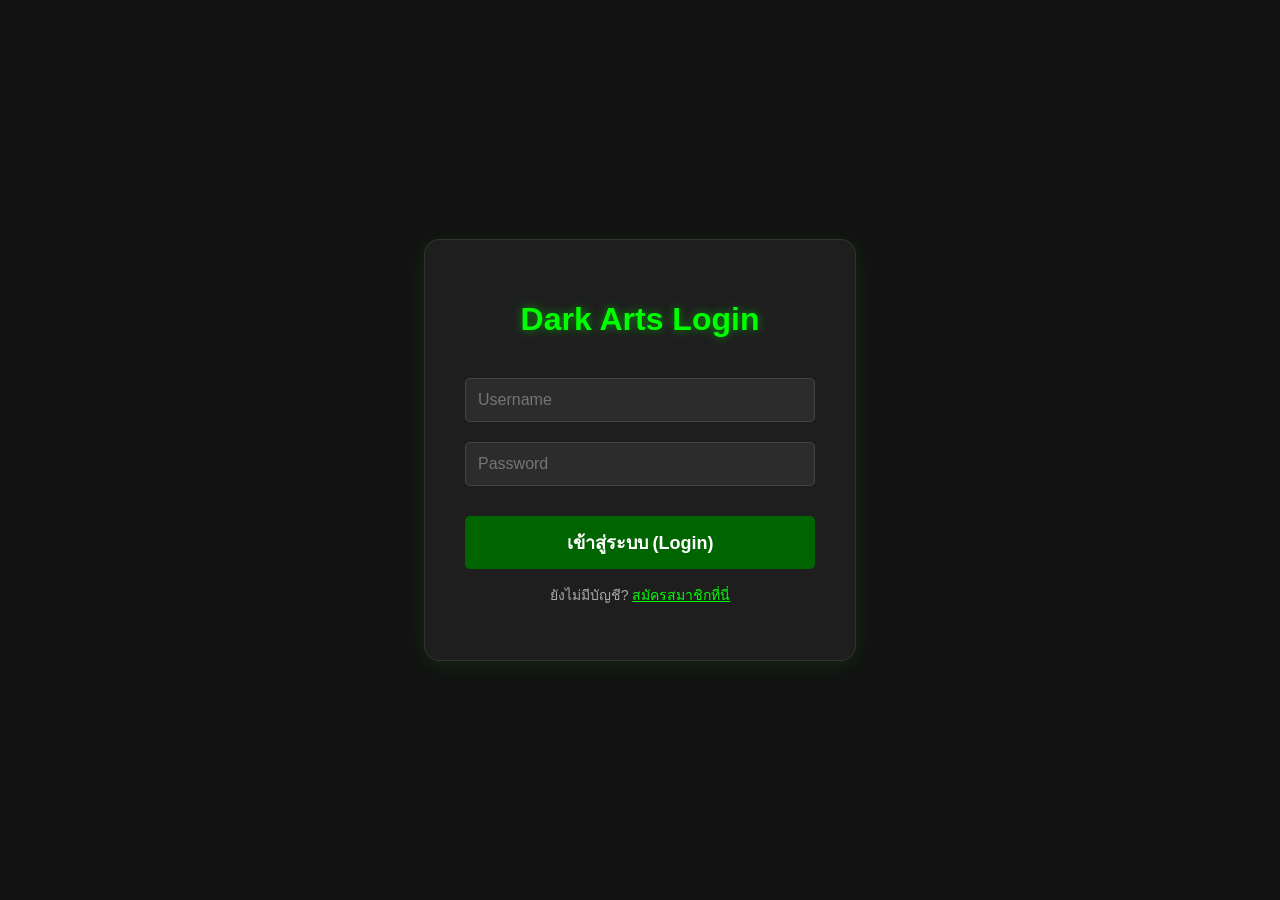
<file: POP_Voldemort/public/login.html>
<!DOCTYPE html>
<html lang="en">
<head>
    <meta charset="UTF-8">
    <meta name="viewport" content="width=device-width, initial-scale=1.0">
    <title>Login - Pop Voldemort</title>
    <link rel="stylesheet" href="css/login.css">
</head>
<body>

    <div class="login-container">
        <h1>Dark Arts Login</h1>
        
        <div id="login-form">
            <input type="text" id="login-user" placeholder="Username" required>
            <input type="password" id="login-pass" placeholder="Password" required>
            <button id="loginBtn">เข้าสู่ระบบ (Login)</button>
            
            <p class="switch-text">
                ยังไม่มีบัญชี? <span id="to-register">สมัครสมาชิกที่นี่</span>
            </p>
        </div>

        <div id="register-form" class="hidden">
            <input type="text" id="reg-user" placeholder="New Username" required>
            <input type="password" id="reg-pass" placeholder="New Password" required>
            <button id="regBtn" class="secondary">สมัครสมาชิก (Register)</button>
            
            <p class="switch-text">
                มีบัญชีแล้ว? <span id="to-login">กลับไปหน้า Login</span>
            </p>
        </div>
    </div>

    <script src="js/login.js"></script>
</body>
</html>
</file>
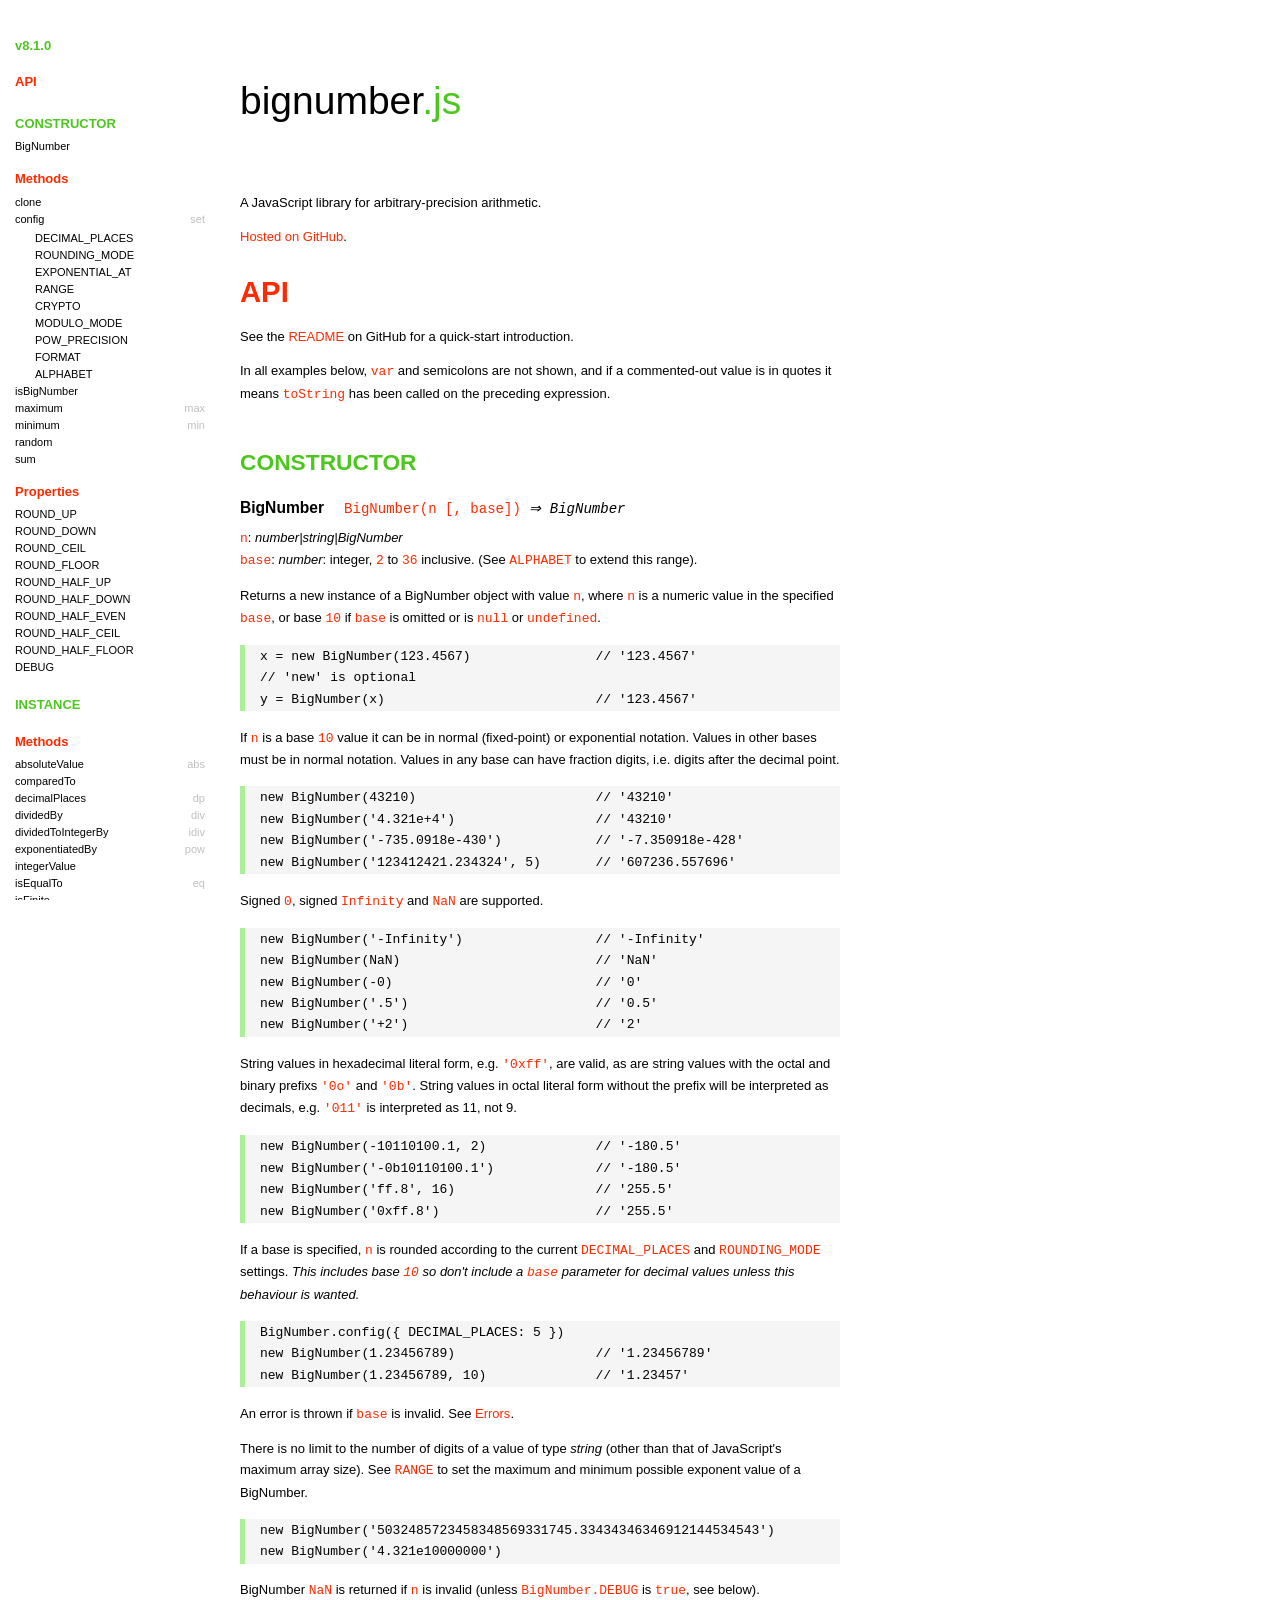
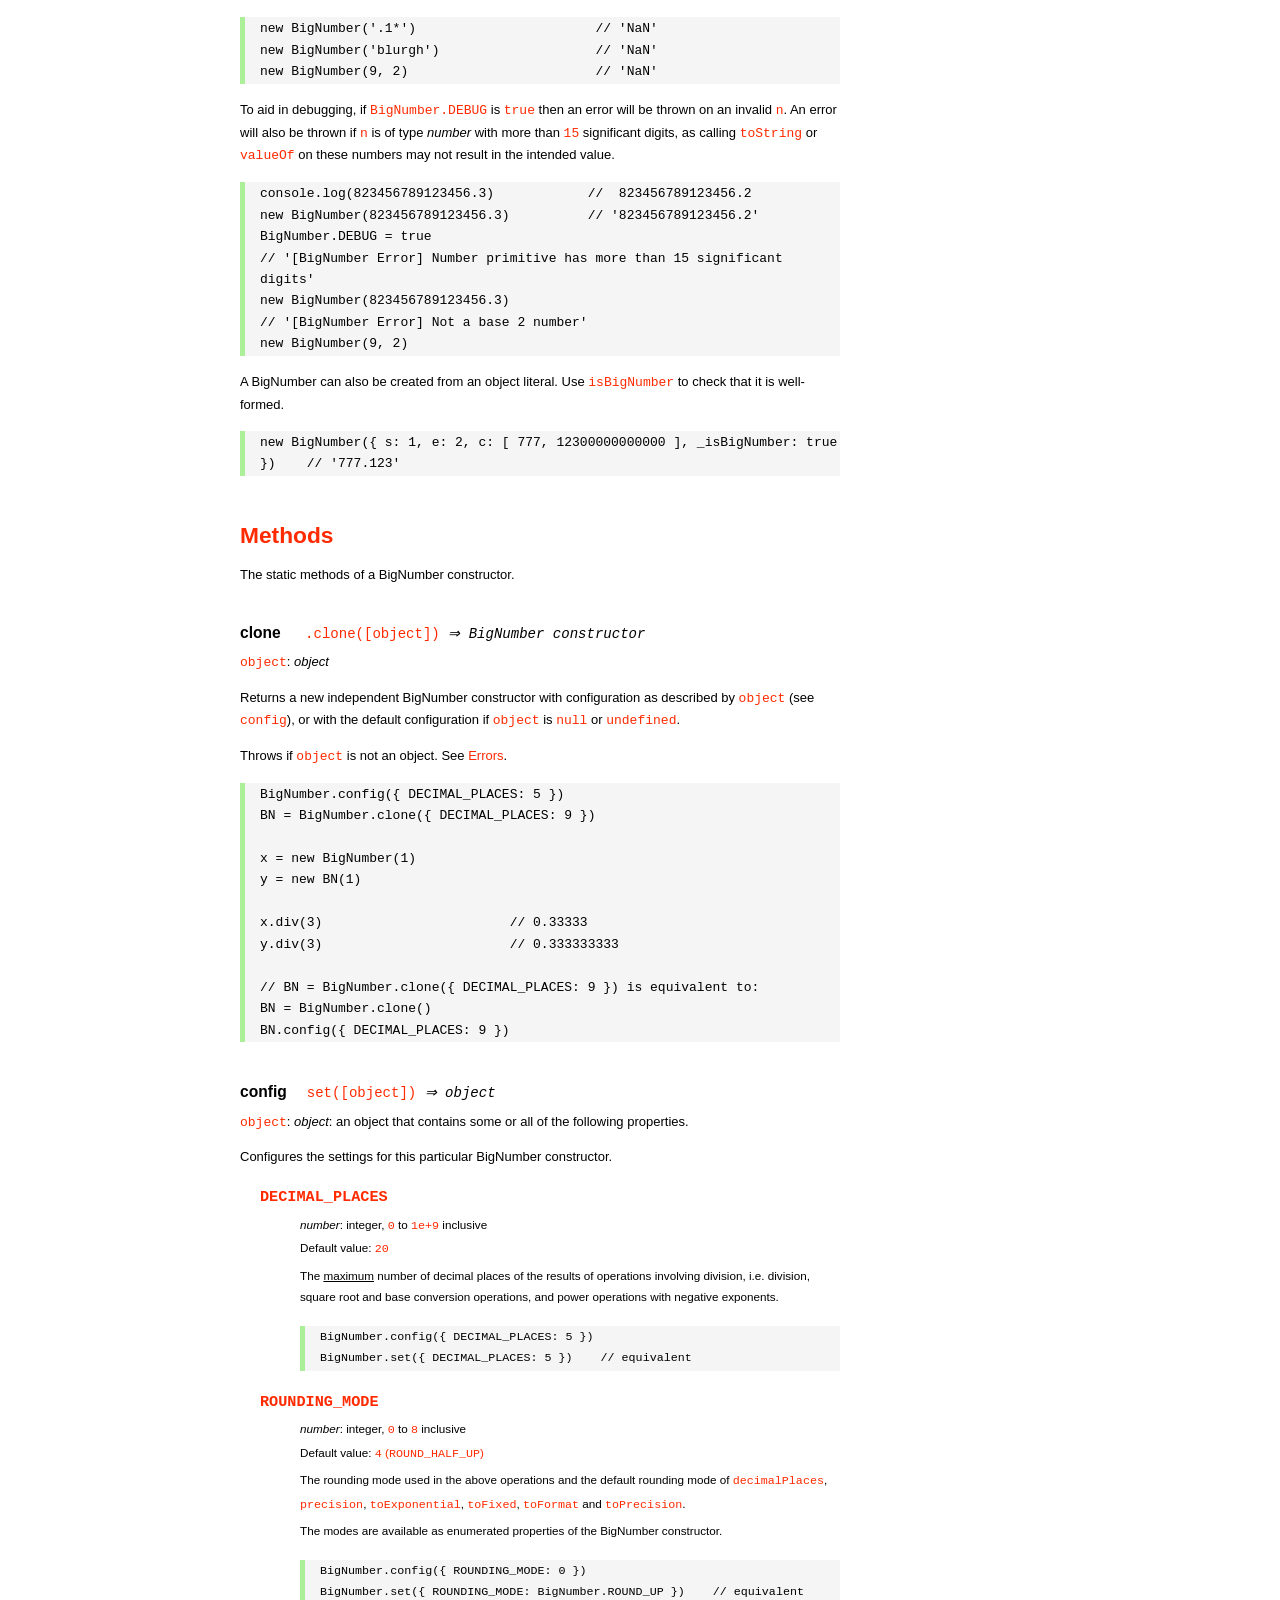
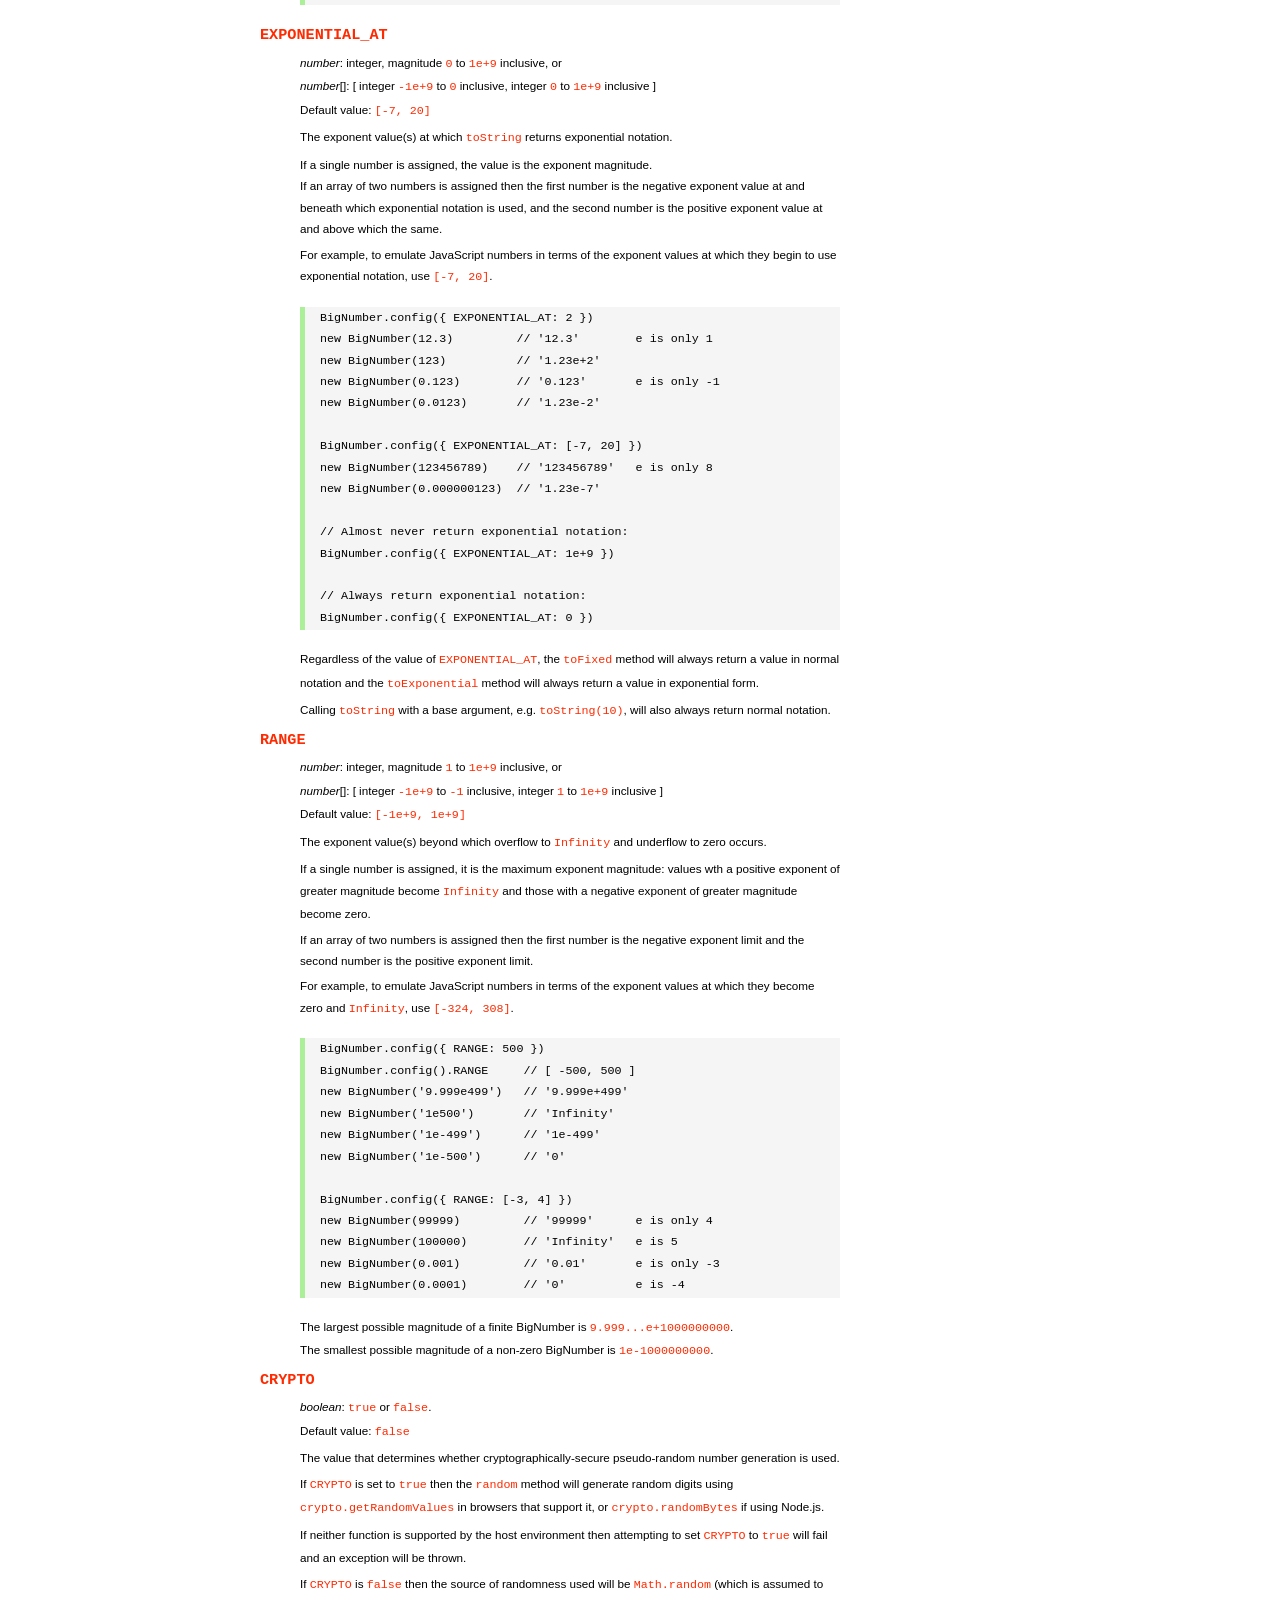
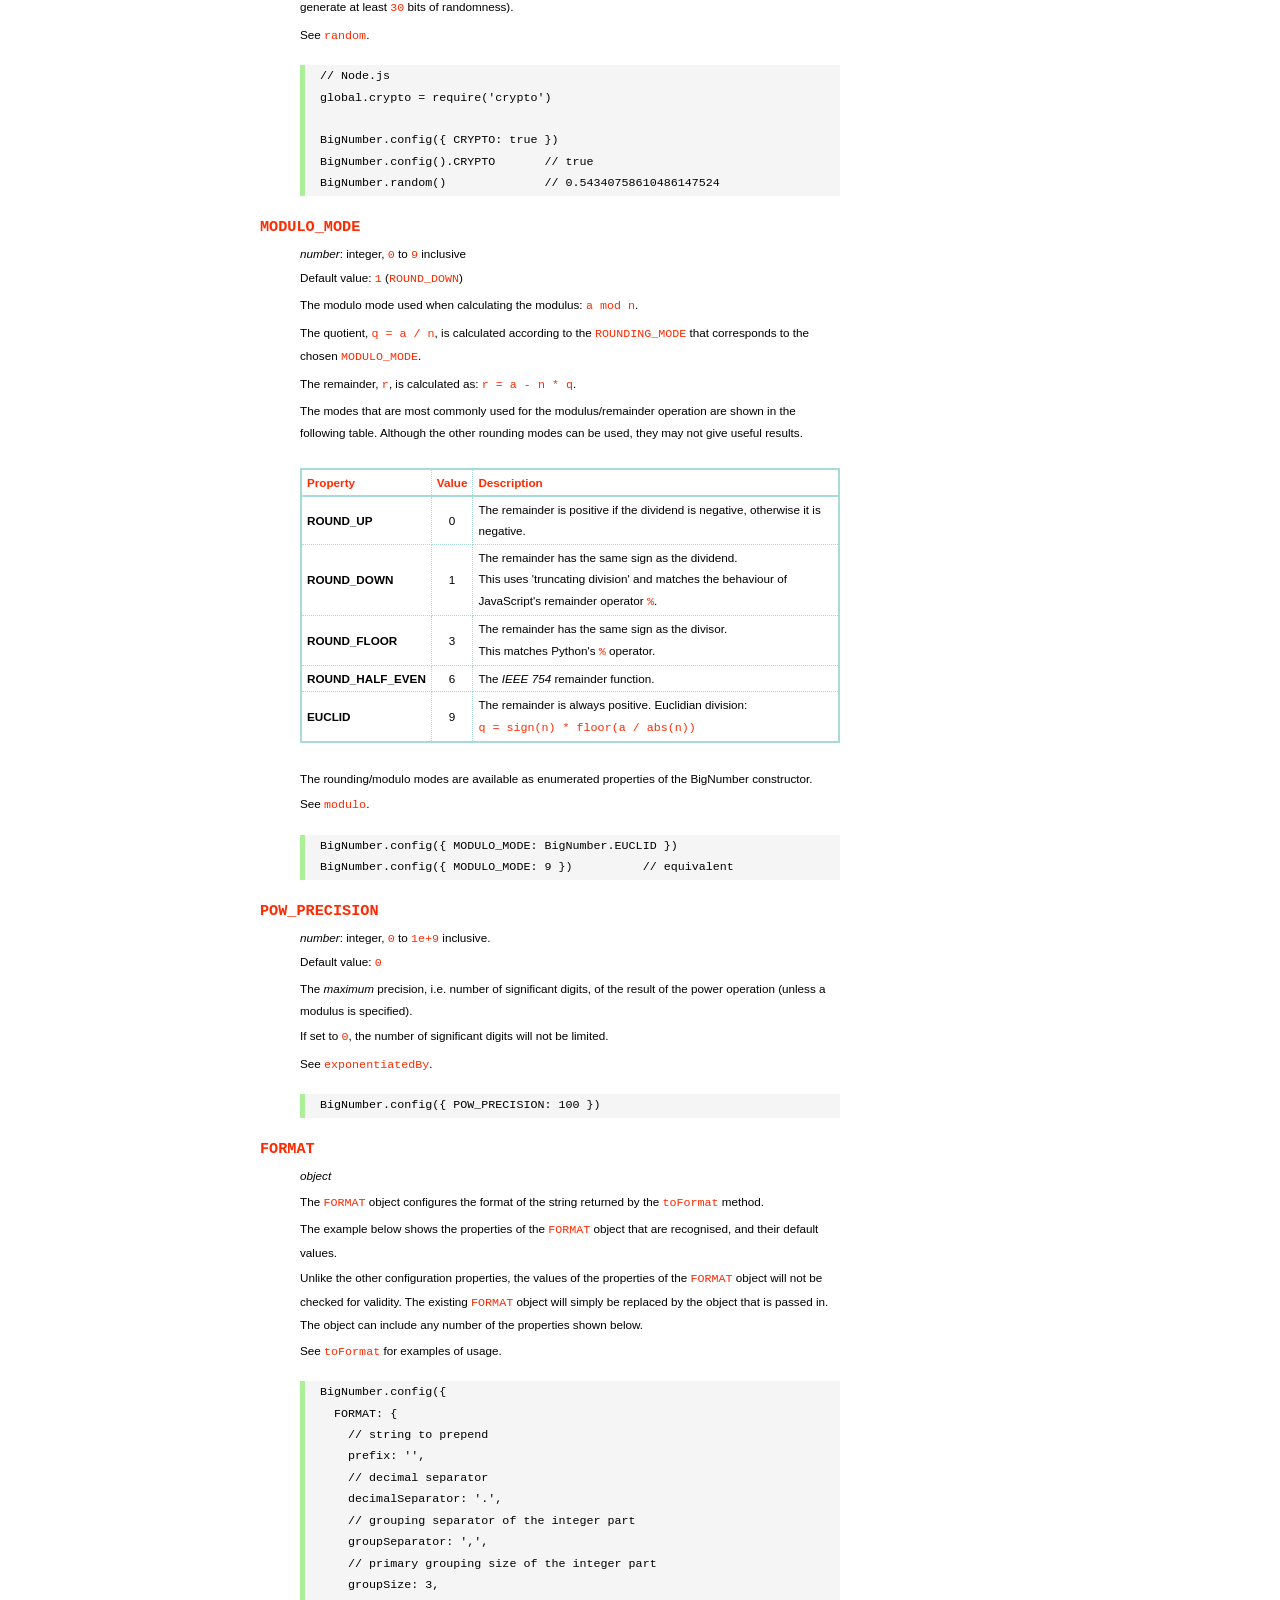
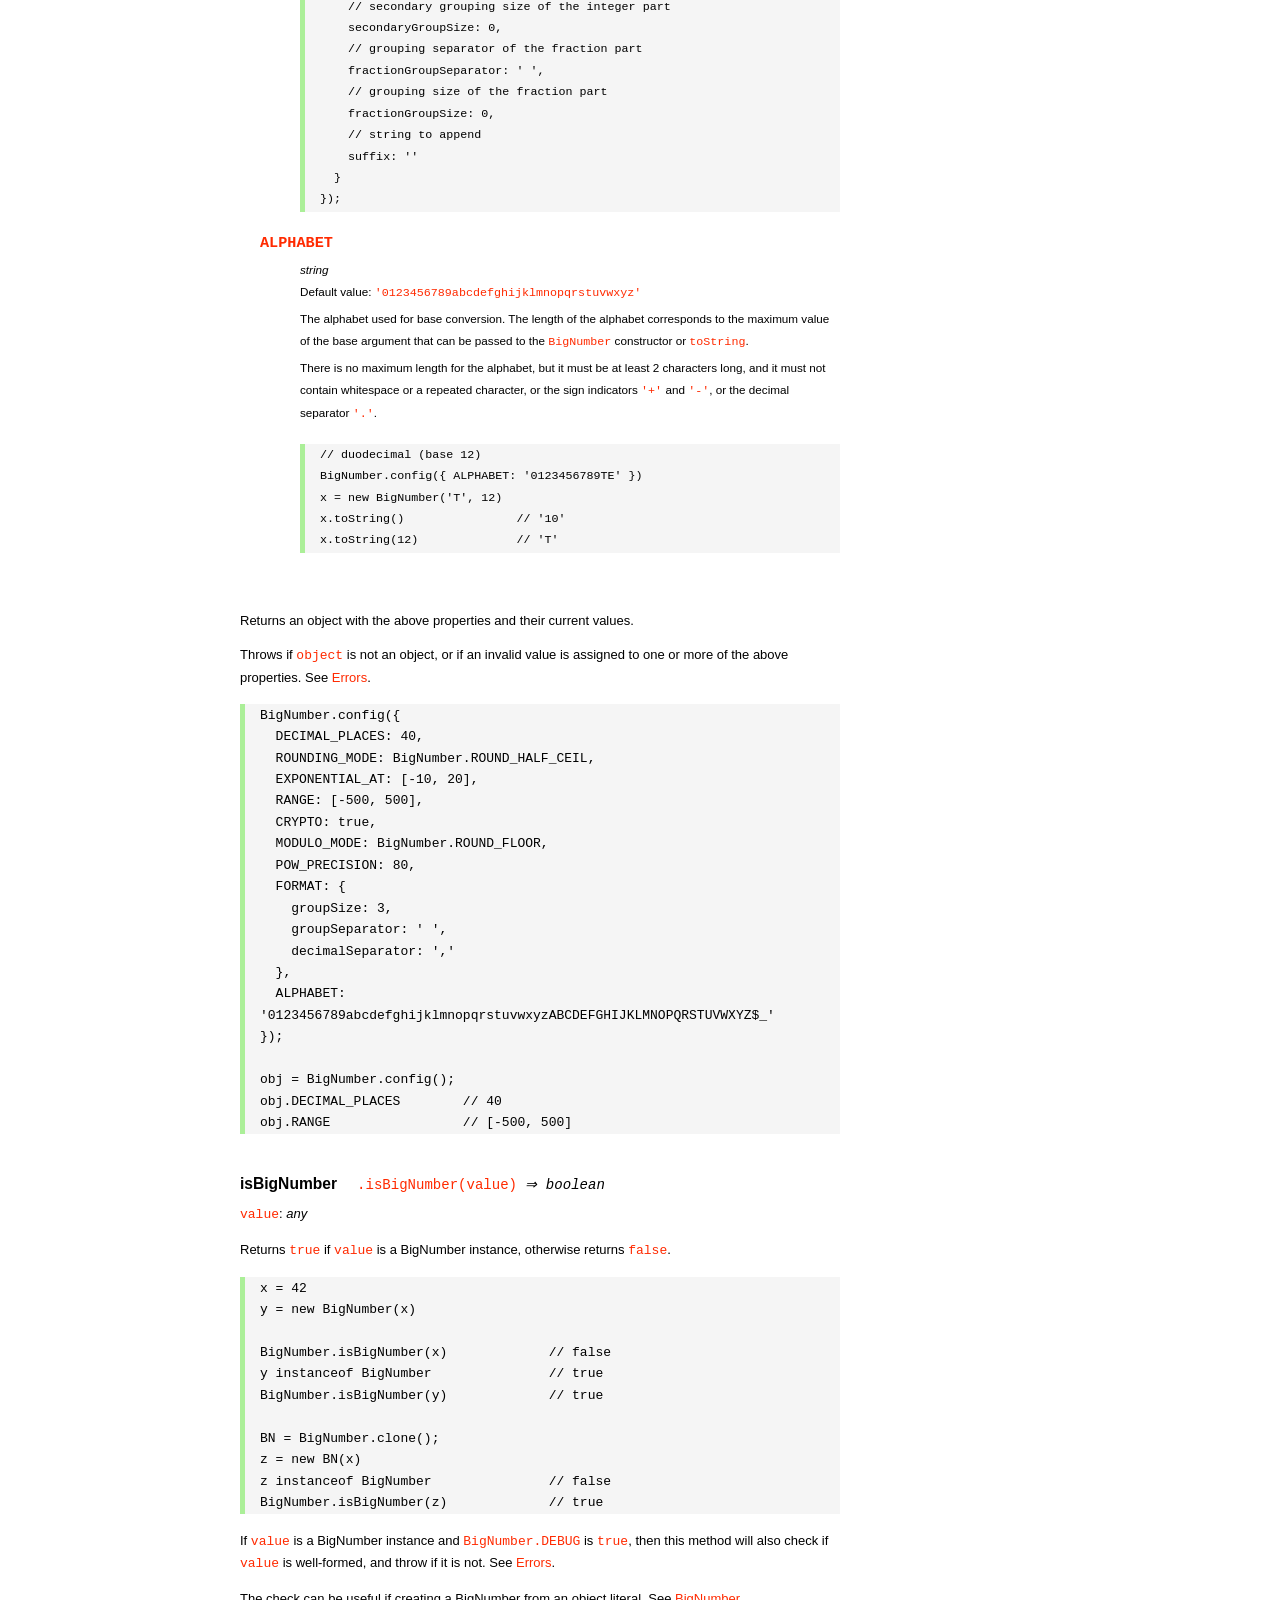
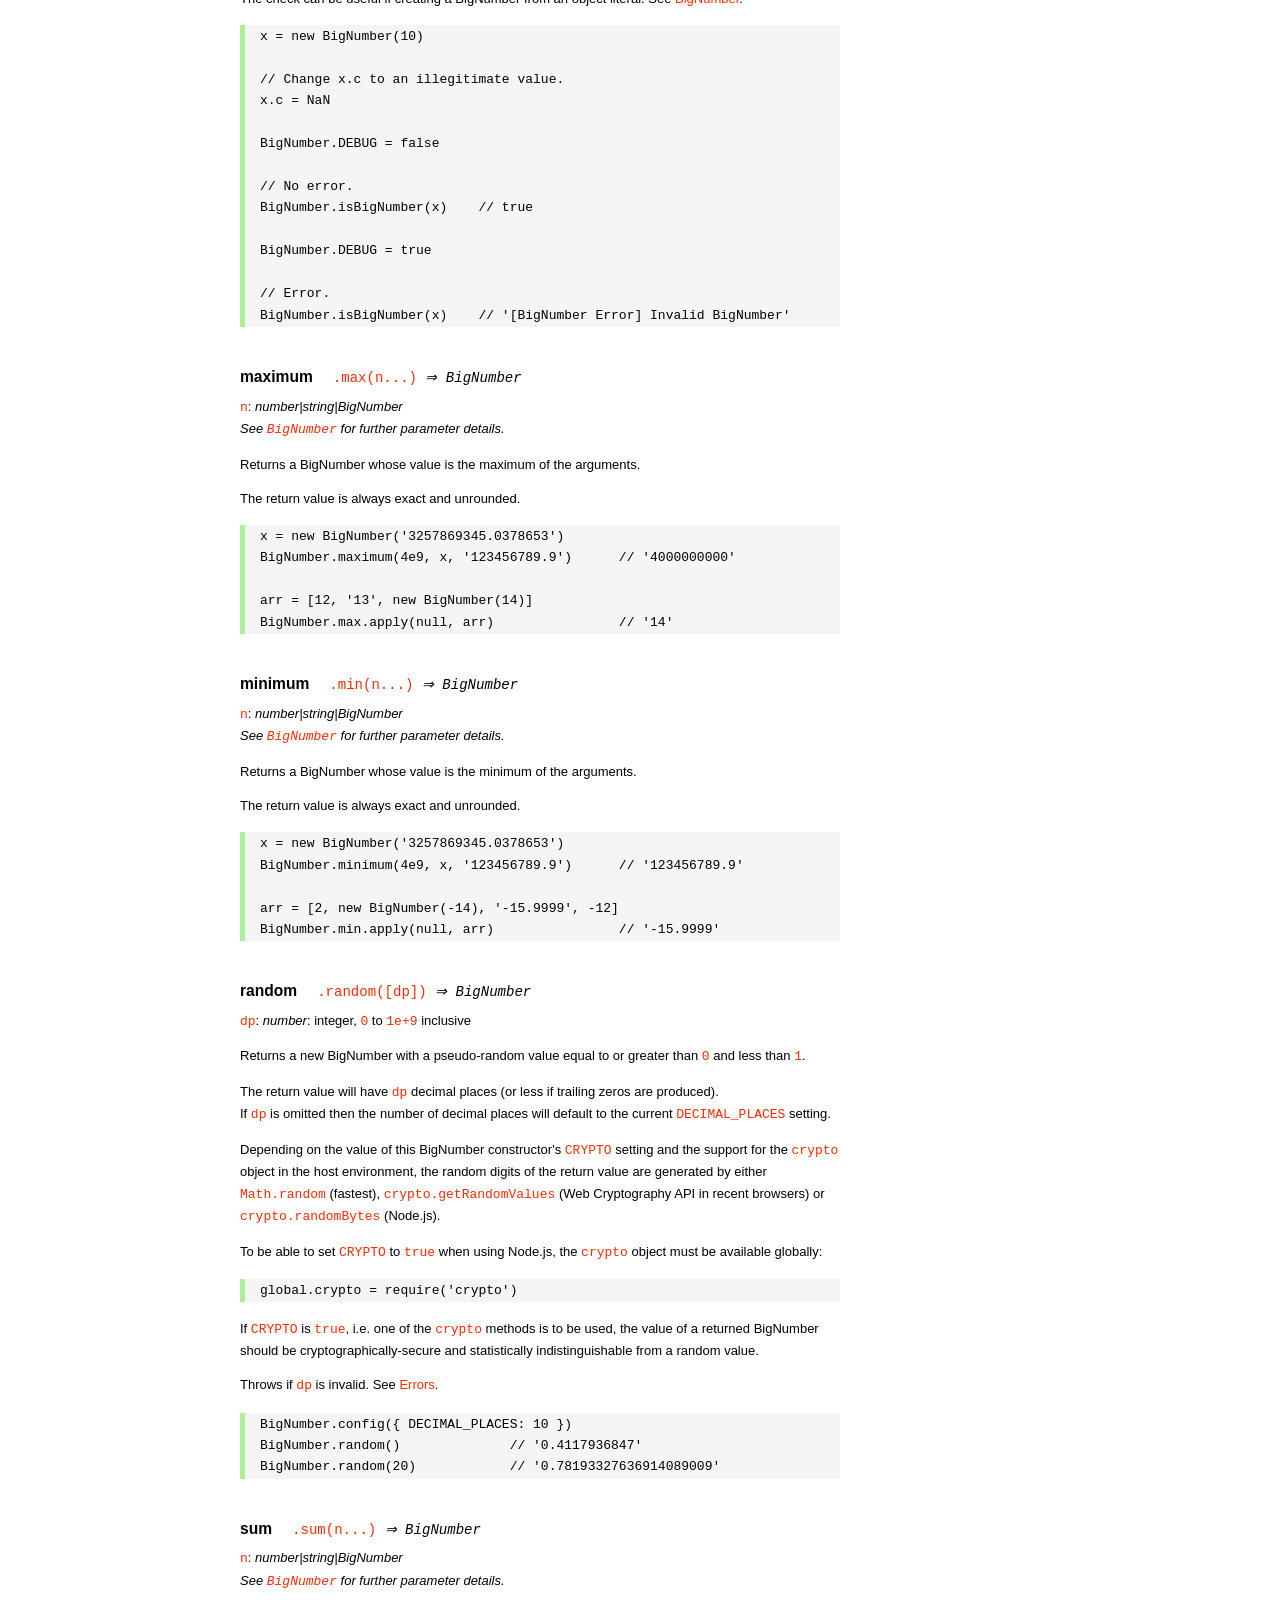
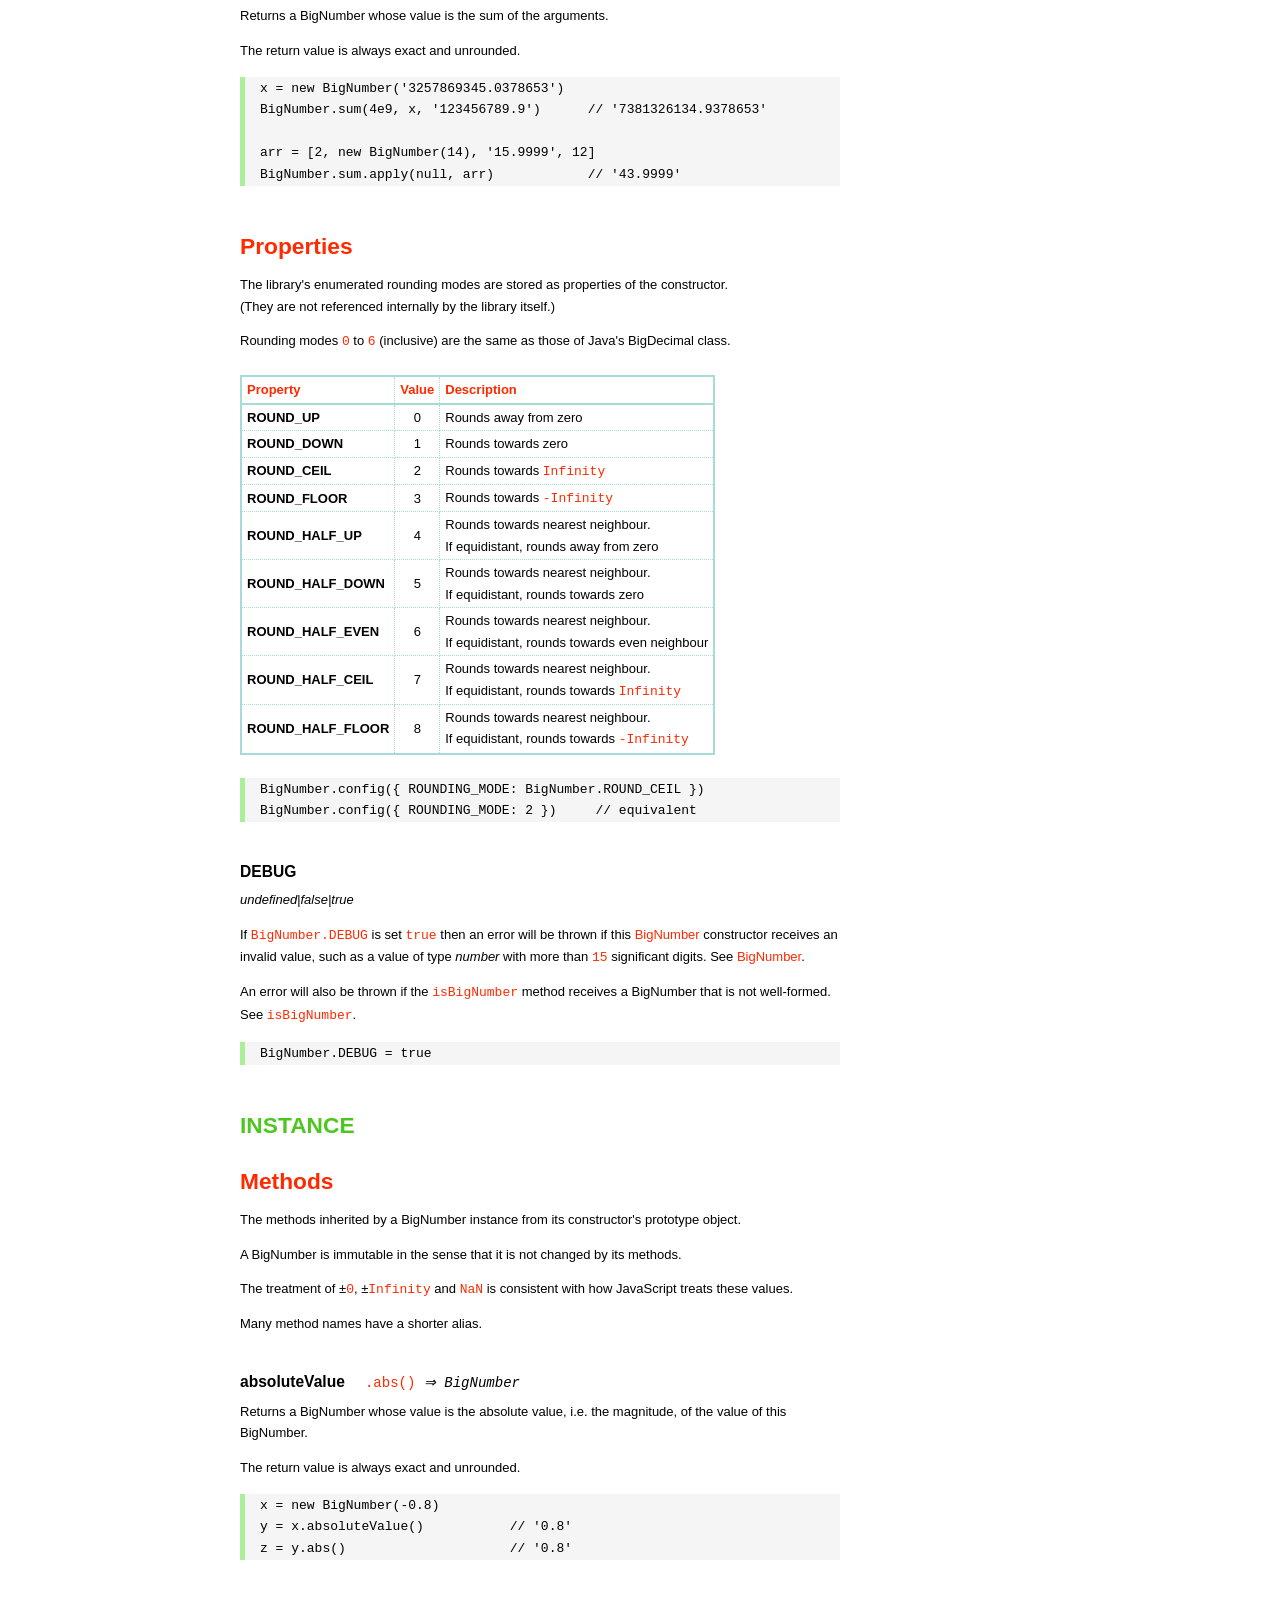
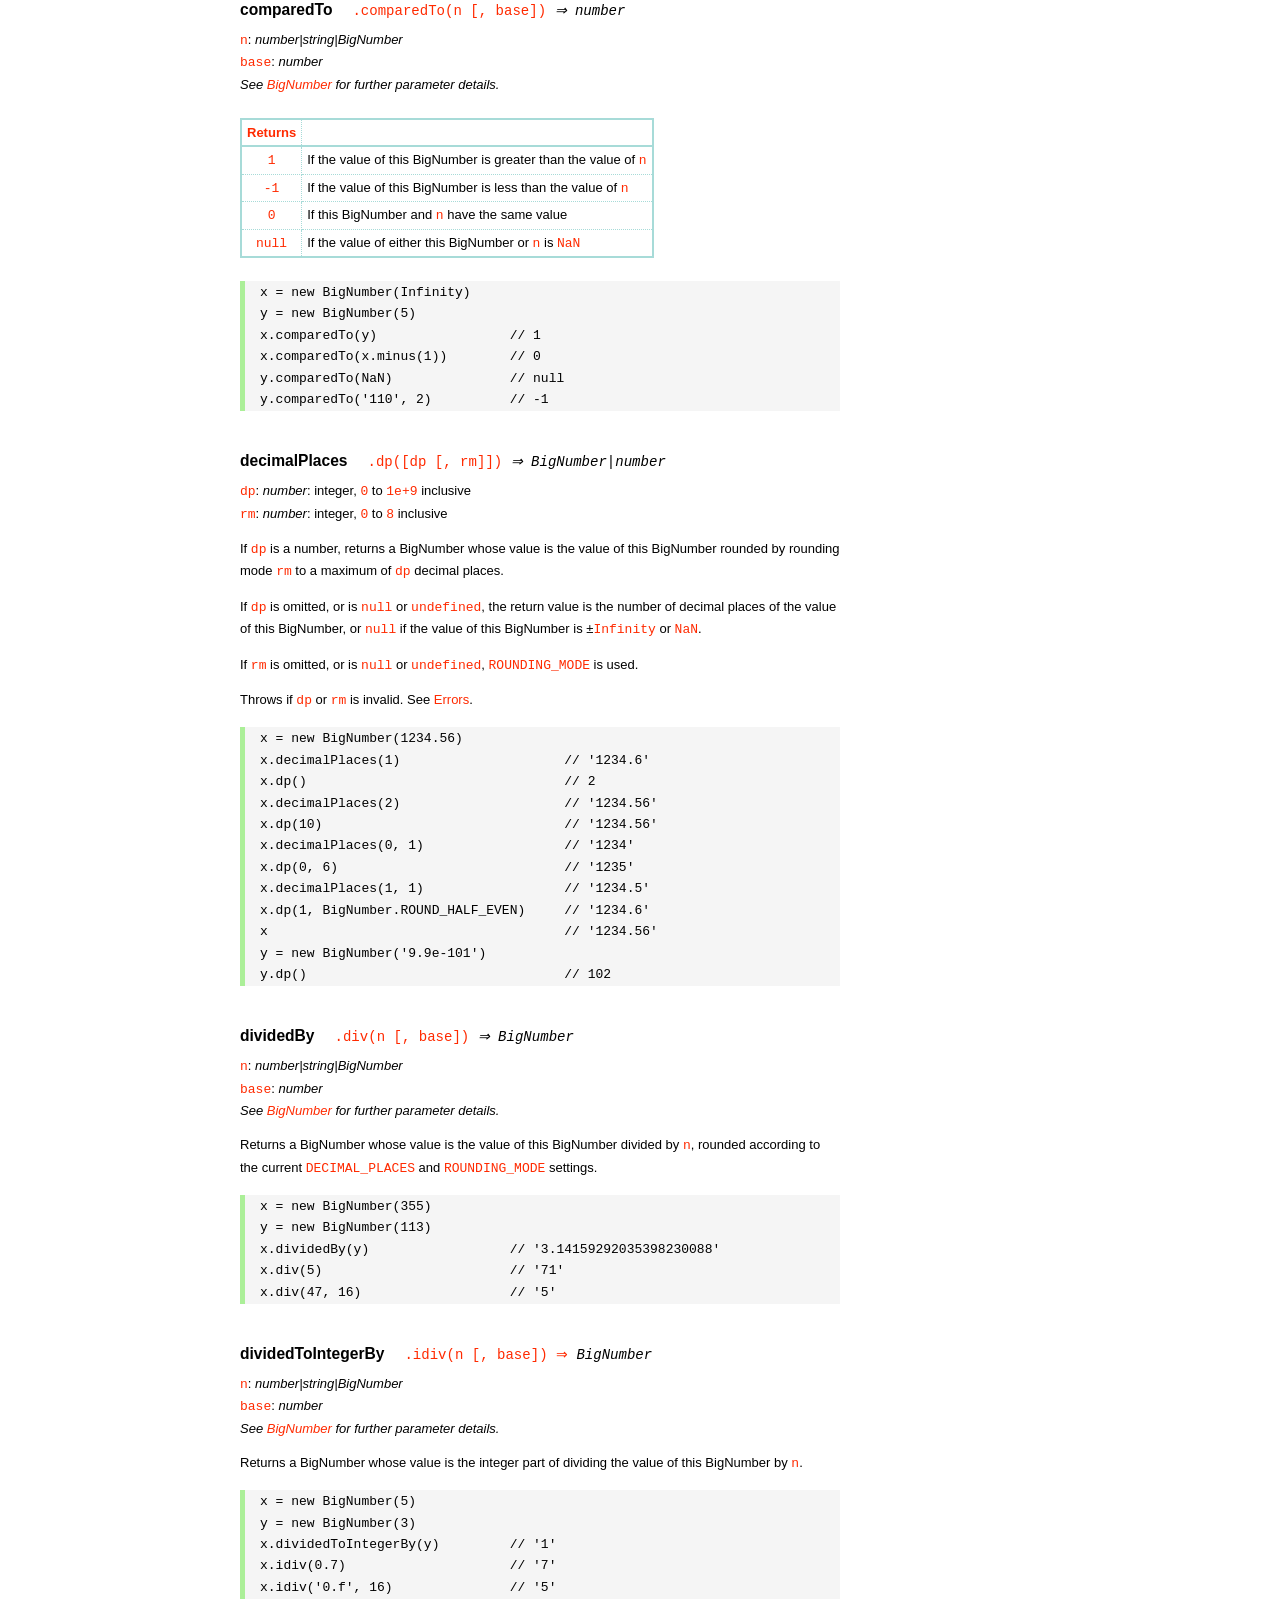
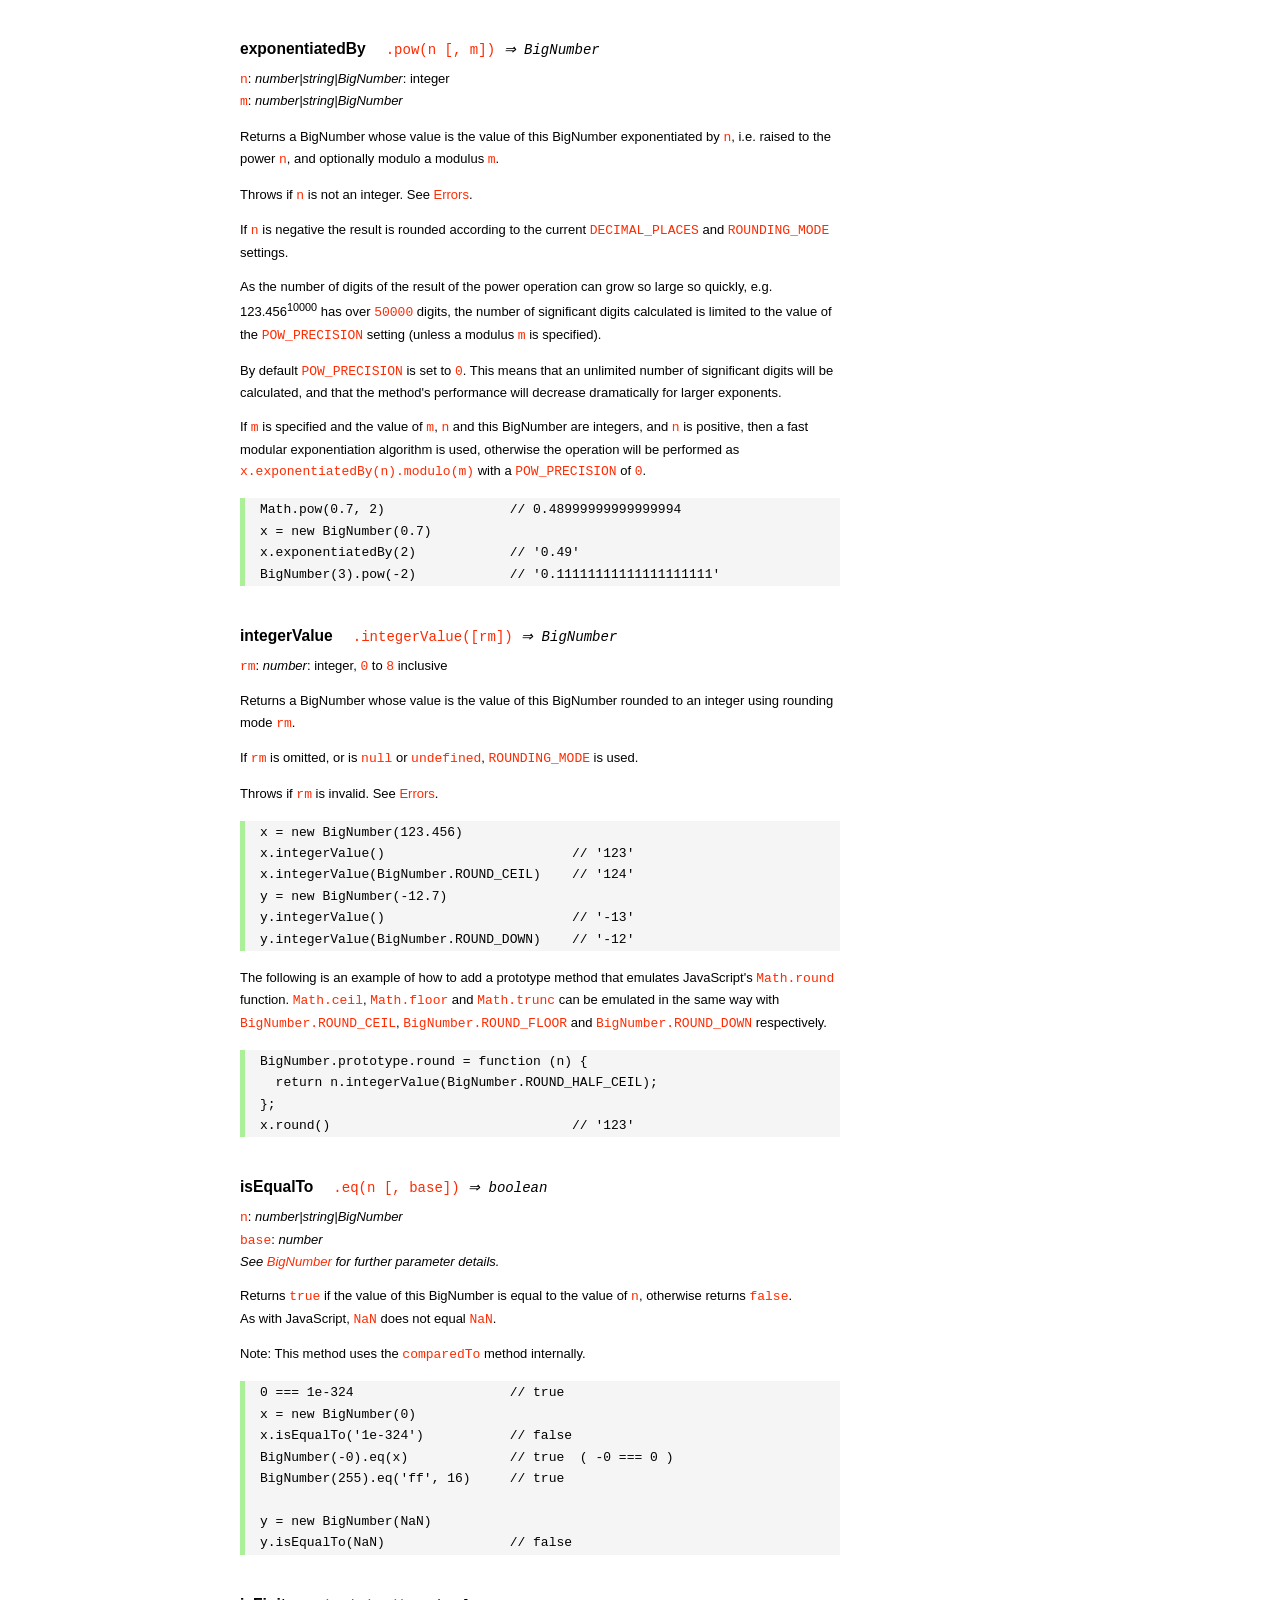
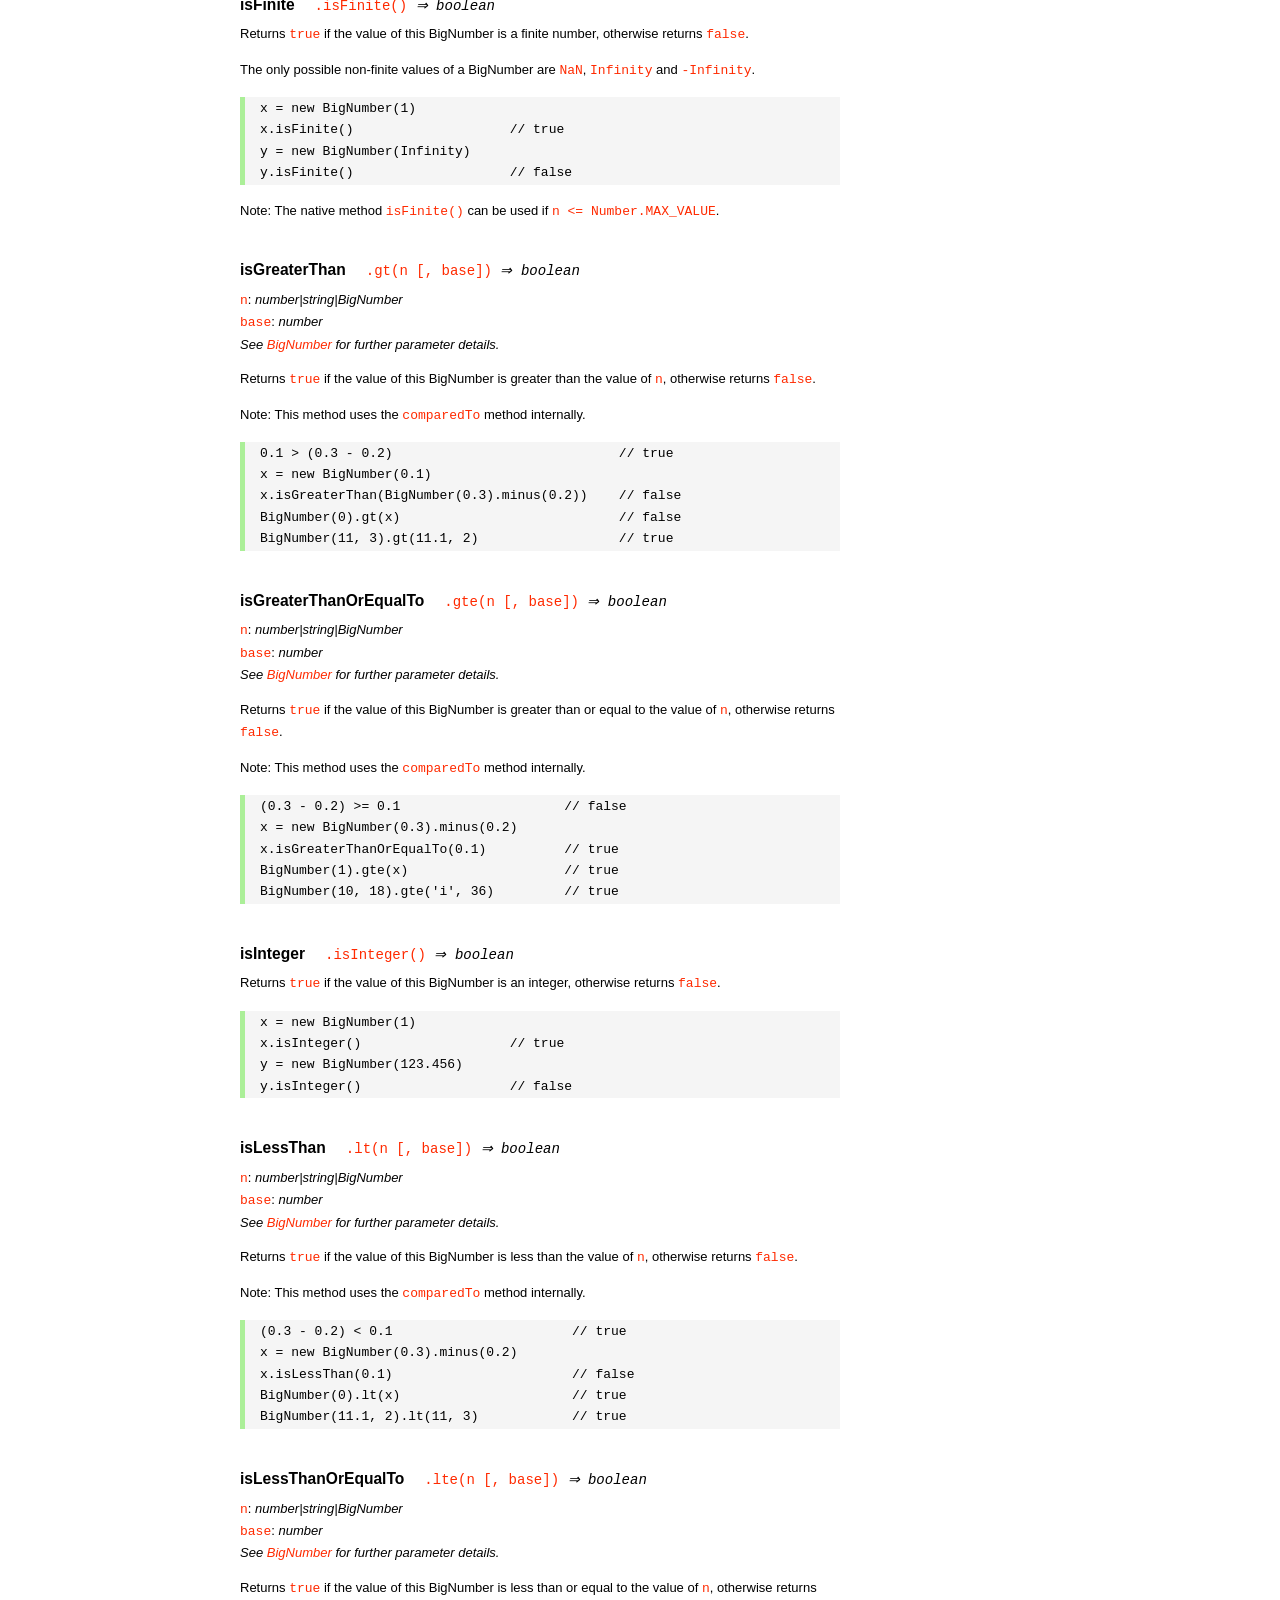
<file: node_modules/bignumber.js/doc/API.html>
<!DOCTYPE HTML>
<html>
<head>
<meta charset="utf-8">
<meta http-equiv="X-UA-Compatible" content="IE=edge">
<meta name="Author" content="M Mclaughlin">
<title>bignumber.js API</title>
<style>
html{font-size:100%}
body{background:#fff;font-family:"Helvetica Neue",Helvetica,Arial,sans-serif;font-size:13px;
  line-height:1.65em;min-height:100%;margin:0}
body,i{color:#000}
.nav{background:#fff;position:fixed;top:0;bottom:0;left:0;width:200px;overflow-y:auto;
  padding:15px 0 30px 15px}
div.container{width:600px;margin:50px 0 50px 240px}
p{margin:0 0 1em;width:600px}
pre,ul{margin:1em 0}
h1,h2,h3,h4,h5{margin:0;padding:1.5em 0 0}
h1,h2{padding:.75em 0}
h1{font:400 3em Verdana,sans-serif;color:#000;margin-bottom:1em}
h2{font-size:2.25em;color:#ff2a00}
h3{font-size:1.75em;color:#4dc71f}
h4{font-size:1.75em;color:#ff2a00;padding-bottom:.75em}
h5{font-size:1.2em;margin-bottom:.4em}
h6{font-size:1.1em;margin-bottom:0.8em;padding:0.5em 0}
dd{padding-top:.35em}
dt{padding-top:.5em}
b{font-weight:700}
dt b{font-size:1.3em}
a,a:visited{color:#ff2a00;text-decoration:none}
a:active,a:hover{outline:0;text-decoration:underline}
.nav a,.nav b,.nav a:visited{display:block;color:#ff2a00;font-weight:700; margin-top:15px}
.nav b{color:#4dc71f;margin-top:20px;cursor:default;width:auto}
ul{list-style-type:none;padding:0 0 0 20px}
.nav ul{line-height:14px;padding-left:0;margin:5px 0 0}
.nav ul a,.nav ul a:visited,span{display:inline;color:#000;font-family:Verdana,Geneva,sans-serif;
  font-size:11px;font-weight:400;margin:0}
.inset,ul.inset{margin-left:20px}
.inset{font-size:.9em}
.nav li{width:auto;margin:0 0 3px}
.alias{font-style:italic;margin-left:20px}
table{border-collapse:collapse;border-spacing:0;border:2px solid #a7dbd8;margin:1.75em 0;padding:0}
td,th{text-align:left;margin:0;padding:2px 5px;border:1px dotted #a7dbd8}
th{border-top:2px solid #a7dbd8;border-bottom:2px solid #a7dbd8;color:#ff2a00}
code,pre{font-family:Consolas, monaco, monospace;font-weight:400}
pre{background:#f5f5f5;white-space:pre-wrap;word-wrap:break-word;border-left:5px solid #abef98;
  padding:1px 0 1px 15px;margin:1.2em 0}
code,.nav-title{color:#ff2a00}
.end{margin-bottom:25px}
.centre{text-align:center}
.error-table{font-size:13px;width:100%}
#faq{margin:3em 0 0}
li span{float:right;margin-right:10px;color:#c0c0c0}
#js{font:inherit;color:#4dc71f}
</style>
</head>
<body>

  <div class="nav">

    <b>v8.1.0</b>

	<a class='nav-title' href="#">API</a>

    <b> CONSTRUCTOR </b>
    <ul>
      <li><a href="#bignumber">BigNumber</a></li>
    </ul>

    <a href="#methods">Methods</a>
    <ul>
      <li><a href="#clone">clone</a></li>
      <li><a href="#config" >config</a><span>set</span></li>
      <li>
        <ul class="inset">
          <li><a href="#decimal-places">DECIMAL_PLACES</a></li>
          <li><a href="#rounding-mode" >ROUNDING_MODE</a></li>
          <li><a href="#exponential-at">EXPONENTIAL_AT</a></li>
          <li><a href="#range"         >RANGE</a></li>
          <li><a href="#crypto"        >CRYPTO</a></li>
          <li><a href="#modulo-mode"   >MODULO_MODE</a></li>
          <li><a href="#pow-precision" >POW_PRECISION</a></li>
          <li><a href="#format"        >FORMAT</a></li>
          <li><a href="#alphabet"      >ALPHABET</a></li>
        </ul>
      </li>
      <li><a href="#isBigNumber">isBigNumber</a></li>
      <li><a href="#max"        >maximum</a><span>max</span></li>
      <li><a href="#min"        >minimum</a><span>min</span></li>
      <li><a href="#random"     >random</a></li>
      <li><a href="#sum"        >sum</a></li>
    </ul>

    <a href="#constructor-properties">Properties</a>
    <ul>
      <li><a href="#round-up"        >ROUND_UP</a></li>
      <li><a href="#round-down"      >ROUND_DOWN</a></li>
      <li><a href="#round-ceil"      >ROUND_CEIL</a></li>
      <li><a href="#round-floor"     >ROUND_FLOOR</a></li>
      <li><a href="#round-half-up"   >ROUND_HALF_UP</a></li>
      <li><a href="#round-half-down" >ROUND_HALF_DOWN</a></li>
      <li><a href="#round-half-even" >ROUND_HALF_EVEN</a></li>
      <li><a href="#round-half-ceil" >ROUND_HALF_CEIL</a></li>
      <li><a href="#round-half-floor">ROUND_HALF_FLOOR</a></li>
      <li><a href="#debug"           >DEBUG</a></li>
    </ul>

    <b> INSTANCE </b>

    <a href="#prototype-methods">Methods</a>
    <ul>
      <li><a href="#abs"    >absoluteValue         </a><span>abs</span>  </li>
      <li><a href="#cmp"    >comparedTo            </a>                  </li>
      <li><a href="#dp"     >decimalPlaces         </a><span>dp</span>   </li>
      <li><a href="#div"    >dividedBy             </a><span>div</span>  </li>
      <li><a href="#divInt" >dividedToIntegerBy    </a><span>idiv</span> </li>
      <li><a href="#pow"    >exponentiatedBy       </a><span>pow</span>  </li>
      <li><a href="#int"    >integerValue          </a>                  </li>
      <li><a href="#eq"     >isEqualTo             </a><span>eq</span>   </li>
      <li><a href="#isF"    >isFinite              </a>                  </li>
      <li><a href="#gt"     >isGreaterThan         </a><span>gt</span>   </li>
      <li><a href="#gte"    >isGreaterThanOrEqualTo</a><span>gte</span>  </li>
      <li><a href="#isInt"  >isInteger             </a>                  </li>
      <li><a href="#lt"     >isLessThan            </a><span>lt</span>   </li>
      <li><a href="#lte"    >isLessThanOrEqualTo   </a><span>lte</span>  </li>
      <li><a href="#isNaN"  >isNaN                 </a>                  </li>
      <li><a href="#isNeg"  >isNegative            </a>                  </li>
      <li><a href="#isPos"  >isPositive            </a>                  </li>
      <li><a href="#isZ"    >isZero                </a>                  </li>
      <li><a href="#minus"  >minus                 </a>                  </li>
      <li><a href="#mod"    >modulo                </a><span>mod</span>  </li>
      <li><a href="#times"  >multipliedBy          </a><span>times</span></li>
      <li><a href="#neg"    >negated               </a>                  </li>
      <li><a href="#plus"   >plus                  </a>                  </li>
      <li><a href="#sd"     >precision             </a><span>sd</span>   </li>
      <li><a href="#shift"  >shiftedBy             </a>                  </li>
      <li><a href="#sqrt"   >squareRoot            </a><span>sqrt</span> </li>
      <li><a href="#toE"    >toExponential         </a>                  </li>
      <li><a href="#toFix"  >toFixed               </a>                  </li>
      <li><a href="#toFor"  >toFormat              </a>                  </li>
      <li><a href="#toFr"   >toFraction            </a>                  </li>
      <li><a href="#toJSON" >toJSON                </a>                  </li>
      <li><a href="#toN"    >toNumber              </a>                  </li>
      <li><a href="#toP"    >toPrecision           </a>                  </li>
      <li><a href="#toS"    >toString              </a>                  </li>
      <li><a href="#valueOf">valueOf               </a>                  </li>
    </ul>

    <a href="#instance-properties">Properties</a>
    <ul>
      <li><a href="#coefficient">c: coefficient</a></li>
      <li><a href="#exponent"   >e: exponent</a></li>
      <li><a href="#sign"       >s: sign</a></li>
    </ul>

    <a href="#zero-nan-infinity">Zero, NaN &amp; Infinity</a>
    <a href="#Errors">Errors</a>
    <a href="#type-coercion">Type coercion</a>
    <a class='end' href="#faq">FAQ</a>

  </div>

  <div class="container">

    <h1>bignumber<span id='js'>.js</span></h1>

    <p>A JavaScript library for arbitrary-precision arithmetic.</p>
    <p><a href="https://github.com/MikeMcl/bignumber.js">Hosted on GitHub</a>. </p>

    <h2>API</h2>

    <p>
      See the <a href='https://github.com/MikeMcl/bignumber.js'>README</a> on GitHub for a
      quick-start introduction.
    </p>
    <p>
      In all examples below, <code>var</code> and semicolons are not shown, and if a commented-out
      value is in quotes it means <code>toString</code> has been called on the preceding expression.
    </p>


    <h3>CONSTRUCTOR</h3>


    <h5 id="bignumber">
      BigNumber<code class='inset'>BigNumber(n [, base]) <i>&rArr; BigNumber</i></code>
    </h5>
    <p>
      <code>n</code>: <i>number|string|BigNumber</i><br />
      <code>base</code>: <i>number</i>: integer, <code>2</code> to <code>36</code> inclusive. (See
      <a href='#alphabet'><code>ALPHABET</code></a> to extend this range).
    </p>
    <p>
      Returns a new instance of a BigNumber object with value <code>n</code>, where <code>n</code>
      is a numeric value in the specified <code>base</code>, or base <code>10</code> if
      <code>base</code> is omitted or is <code>null</code> or <code>undefined</code>.
    </p>
    <pre>
x = new BigNumber(123.4567)                // '123.4567'
// 'new' is optional
y = BigNumber(x)                           // '123.4567'</pre>
    <p>
      If <code>n</code> is a base <code>10</code> value it can be in normal (fixed-point) or
      exponential notation. Values in other bases must be in normal notation. Values in any base can
      have fraction digits, i.e. digits after the decimal point.
    </p>
    <pre>
new BigNumber(43210)                       // '43210'
new BigNumber('4.321e+4')                  // '43210'
new BigNumber('-735.0918e-430')            // '-7.350918e-428'
new BigNumber('123412421.234324', 5)       // '607236.557696'</pre>
    <p>
      Signed <code>0</code>, signed <code>Infinity</code> and <code>NaN</code> are supported.
    </p>
    <pre>
new BigNumber('-Infinity')                 // '-Infinity'
new BigNumber(NaN)                         // 'NaN'
new BigNumber(-0)                          // '0'
new BigNumber('.5')                        // '0.5'
new BigNumber('+2')                        // '2'</pre>
    <p>
      String values in hexadecimal literal form, e.g. <code>'0xff'</code>, are valid, as are
      string values with the octal and binary prefixs <code>'0o'</code> and <code>'0b'</code>.
      String values in octal literal form without the prefix will be interpreted as
      decimals, e.g. <code>'011'</code> is interpreted as 11, not 9.
    </p>
    <pre>
new BigNumber(-10110100.1, 2)              // '-180.5'
new BigNumber('-0b10110100.1')             // '-180.5'
new BigNumber('ff.8', 16)                  // '255.5'
new BigNumber('0xff.8')                    // '255.5'</pre>
    <p>
      If a base is specified, <code>n</code> is rounded according to the current
      <a href='#decimal-places'><code>DECIMAL_PLACES</code></a> and
      <a href='#rounding-mode'><code>ROUNDING_MODE</code></a> settings. <em>This includes base
      <code>10</code> so don't include a <code>base</code> parameter for decimal values unless
      this behaviour is wanted.</em>
    </p>
    <pre>BigNumber.config({ DECIMAL_PLACES: 5 })
new BigNumber(1.23456789)                  // '1.23456789'
new BigNumber(1.23456789, 10)              // '1.23457'</pre>
    <p>An error is thrown if <code>base</code> is invalid. See <a href='#Errors'>Errors</a>.</p>
    <p>
      There is no limit to the number of digits of a value of type <em>string</em> (other than
      that of JavaScript's maximum array size). See <a href='#range'><code>RANGE</code></a> to set
      the maximum and minimum possible exponent value of a BigNumber.
    </p>
    <pre>
new BigNumber('5032485723458348569331745.33434346346912144534543')
new BigNumber('4.321e10000000')</pre>
    <p>BigNumber <code>NaN</code> is returned if <code>n</code> is invalid
    (unless <code>BigNumber.DEBUG</code> is <code>true</code>, see below).</p>
    <pre>
new BigNumber('.1*')                       // 'NaN'
new BigNumber('blurgh')                    // 'NaN'
new BigNumber(9, 2)                        // 'NaN'</pre>
    <p>
      To aid in debugging, if <code>BigNumber.DEBUG</code> is <code>true</code> then an error will
      be thrown on an invalid <code>n</code>. An error will also be thrown if <code>n</code> is of
      type <em>number</em> with more than <code>15</code> significant digits, as calling
      <code><a href='#toS'>toString</a></code> or <code><a href='#valueOf'>valueOf</a></code> on
      these numbers may not result in the intended value.
    </p>
      <pre>
console.log(823456789123456.3)            //  823456789123456.2
new BigNumber(823456789123456.3)          // '823456789123456.2'
BigNumber.DEBUG = true
// '[BigNumber Error] Number primitive has more than 15 significant digits'
new BigNumber(823456789123456.3)
// '[BigNumber Error] Not a base 2 number'
new BigNumber(9, 2)</pre>
    <p>
      A BigNumber can also be created from an object literal.
      Use <code><a href='#isBigNumber'>isBigNumber</a></code> to check that it is well-formed.
    </p>
    <pre>new BigNumber({ s: 1, e: 2, c: [ 777, 12300000000000 ], _isBigNumber: true })    // '777.123'</pre>




    <h4 id="methods">Methods</h4>
     <p>The static methods of a BigNumber constructor.</p>




    <h5 id="clone">clone
      <code class='inset'>.clone([object]) <i>&rArr; BigNumber constructor</i></code>
    </h5>
    <p><code>object</code>: <i>object</i></p>
    <p>
      Returns a new independent BigNumber constructor with configuration as described by
      <code>object</code> (see <a href='#config'><code>config</code></a>), or with the default
      configuration if <code>object</code> is <code>null</code> or <code>undefined</code>.
    </p>
    <p>
      Throws if <code>object</code> is not an object. See <a href='#Errors'>Errors</a>.
    </p>
    <pre>BigNumber.config({ DECIMAL_PLACES: 5 })
BN = BigNumber.clone({ DECIMAL_PLACES: 9 })

x = new BigNumber(1)
y = new BN(1)

x.div(3)                        // 0.33333
y.div(3)                        // 0.333333333

// BN = BigNumber.clone({ DECIMAL_PLACES: 9 }) is equivalent to:
BN = BigNumber.clone()
BN.config({ DECIMAL_PLACES: 9 })</pre>



    <h5 id="config">config<code class='inset'>set([object]) <i>&rArr; object</i></code></h5>
    <p>
      <code>object</code>: <i>object</i>: an object that contains some or all of the following
      properties.
    </p>
    <p>Configures the settings for this particular BigNumber constructor.</p>

    <dl class='inset'>
      <dt id="decimal-places"><code><b>DECIMAL_PLACES</b></code></dt>
      <dd>
        <i>number</i>: integer, <code>0</code> to <code>1e+9</code> inclusive<br />
        Default value: <code>20</code>
      </dd>
      <dd>
        The <u>maximum</u> number of decimal places of the results of operations involving
        division, i.e. division, square root and base conversion operations, and power
        operations with negative exponents.<br />
      </dd>
      <dd>
      <pre>BigNumber.config({ DECIMAL_PLACES: 5 })
BigNumber.set({ DECIMAL_PLACES: 5 })    // equivalent</pre>
      </dd>



      <dt id="rounding-mode"><code><b>ROUNDING_MODE</b></code></dt>
      <dd>
        <i>number</i>: integer, <code>0</code> to <code>8</code> inclusive<br />
        Default value: <code>4</code> <a href="#round-half-up">(<code>ROUND_HALF_UP</code>)</a>
      </dd>
      <dd>
        The rounding mode used in the above operations and the default rounding mode of
        <a href='#dp'><code>decimalPlaces</code></a>,
        <a href='#sd'><code>precision</code></a>,
        <a href='#toE'><code>toExponential</code></a>,
        <a href='#toFix'><code>toFixed</code></a>,
        <a href='#toFor'><code>toFormat</code></a> and
        <a href='#toP'><code>toPrecision</code></a>.
      </dd>
      <dd>The modes are available as enumerated properties of the BigNumber constructor.</dd>
       <dd>
      <pre>BigNumber.config({ ROUNDING_MODE: 0 })
BigNumber.set({ ROUNDING_MODE: BigNumber.ROUND_UP })    // equivalent</pre>
        </dd>



      <dt id="exponential-at"><code><b>EXPONENTIAL_AT</b></code></dt>
      <dd>
        <i>number</i>: integer, magnitude <code>0</code> to <code>1e+9</code> inclusive, or
        <br />
        <i>number</i>[]: [ integer <code>-1e+9</code> to <code>0</code> inclusive, integer
        <code>0</code> to <code>1e+9</code> inclusive ]<br />
        Default value: <code>[-7, 20]</code>
      </dd>
      <dd>
        The exponent value(s) at which <code>toString</code> returns exponential notation.
      </dd>
      <dd>
        If a single number is assigned, the value is the exponent magnitude.<br />
        If an array of two numbers is assigned then the first number is the negative exponent
        value at and beneath which exponential notation is used, and the second number is the
        positive exponent value at and above which the same.
      </dd>
      <dd>
        For example, to emulate JavaScript numbers in terms of the exponent values at which they
        begin to use exponential notation, use <code>[-7, 20]</code>.
      </dd>
      <dd>
      <pre>BigNumber.config({ EXPONENTIAL_AT: 2 })
new BigNumber(12.3)         // '12.3'        e is only 1
new BigNumber(123)          // '1.23e+2'
new BigNumber(0.123)        // '0.123'       e is only -1
new BigNumber(0.0123)       // '1.23e-2'

BigNumber.config({ EXPONENTIAL_AT: [-7, 20] })
new BigNumber(123456789)    // '123456789'   e is only 8
new BigNumber(0.000000123)  // '1.23e-7'

// Almost never return exponential notation:
BigNumber.config({ EXPONENTIAL_AT: 1e+9 })

// Always return exponential notation:
BigNumber.config({ EXPONENTIAL_AT: 0 })</pre>
      </dd>
      <dd>
        Regardless of the value of <code>EXPONENTIAL_AT</code>, the <code>toFixed</code> method
        will always return a value in normal notation and the <code>toExponential</code> method
        will always return a value in exponential form.
      </dd>
      <dd>
        Calling <code>toString</code> with a base argument, e.g. <code>toString(10)</code>, will
        also always return normal notation.
      </dd>



      <dt id="range"><code><b>RANGE</b></code></dt>
      <dd>
        <i>number</i>: integer, magnitude <code>1</code> to <code>1e+9</code> inclusive, or
        <br />
        <i>number</i>[]: [ integer <code>-1e+9</code> to <code>-1</code> inclusive, integer
        <code>1</code> to <code>1e+9</code> inclusive ]<br />
        Default value: <code>[-1e+9, 1e+9]</code>
      </dd>
      <dd>
        The exponent value(s) beyond which overflow to <code>Infinity</code> and underflow to
        zero occurs.
      </dd>
      <dd>
        If a single number is assigned, it is the maximum exponent magnitude: values wth a
        positive exponent of greater magnitude become <code>Infinity</code> and those with a
        negative exponent of greater magnitude become zero.
      <dd>
        If an array of two numbers is assigned then the first number is the negative exponent
        limit and the second number is the positive exponent limit.
      </dd>
      <dd>
        For example, to emulate JavaScript numbers in terms of the exponent values at which they
        become zero and <code>Infinity</code>, use <code>[-324, 308]</code>.
      </dd>
      <dd>
      <pre>BigNumber.config({ RANGE: 500 })
BigNumber.config().RANGE     // [ -500, 500 ]
new BigNumber('9.999e499')   // '9.999e+499'
new BigNumber('1e500')       // 'Infinity'
new BigNumber('1e-499')      // '1e-499'
new BigNumber('1e-500')      // '0'

BigNumber.config({ RANGE: [-3, 4] })
new BigNumber(99999)         // '99999'      e is only 4
new BigNumber(100000)        // 'Infinity'   e is 5
new BigNumber(0.001)         // '0.01'       e is only -3
new BigNumber(0.0001)        // '0'          e is -4</pre>
      </dd>
      <dd>
        The largest possible magnitude of a finite BigNumber is
        <code>9.999...e+1000000000</code>.<br />
        The smallest possible magnitude of a non-zero BigNumber is <code>1e-1000000000</code>.
      </dd>



      <dt id="crypto"><code><b>CRYPTO</b></code></dt>
      <dd>
        <i>boolean</i>: <code>true</code> or <code>false</code>.<br />
        Default value: <code>false</code>
      </dd>
      <dd>
        The value that determines whether cryptographically-secure pseudo-random number
        generation is used.
      </dd>
      <dd>
        If <code>CRYPTO</code> is set to <code>true</code> then the
        <a href='#random'><code>random</code></a> method will generate random digits using
        <code>crypto.getRandomValues</code> in browsers that support it, or
        <code>crypto.randomBytes</code> if using Node.js.
      </dd>
      <dd>
        If neither function is supported by the host environment then attempting to set
        <code>CRYPTO</code> to <code>true</code> will fail and an exception will be thrown.
      </dd>
      <dd>
        If <code>CRYPTO</code> is <code>false</code> then the source of randomness used will be
        <code>Math.random</code> (which is assumed to generate at least <code>30</code> bits of
        randomness).
      </dd>
      <dd>See <a href='#random'><code>random</code></a>.</dd>
      <dd>
      <pre>
// Node.js
global.crypto = require('crypto')

BigNumber.config({ CRYPTO: true })
BigNumber.config().CRYPTO       // true
BigNumber.random()              // 0.54340758610486147524</pre>
      </dd>



      <dt id="modulo-mode"><code><b>MODULO_MODE</b></code></dt>
      <dd>
        <i>number</i>: integer, <code>0</code> to <code>9</code> inclusive<br />
        Default value: <code>1</code> (<a href="#round-down"><code>ROUND_DOWN</code></a>)
      </dd>
      <dd>The modulo mode used when calculating the modulus: <code>a mod n</code>.</dd>
      <dd>
        The quotient, <code>q = a / n</code>, is calculated according to the
        <a href='#rounding-mode'><code>ROUNDING_MODE</code></a> that corresponds to the chosen
        <code>MODULO_MODE</code>.
      </dd>
      <dd>The remainder, <code>r</code>, is calculated as: <code>r = a - n * q</code>.</dd>
      <dd>
        The modes that are most commonly used for the modulus/remainder operation are shown in
        the following table. Although the other rounding modes can be used, they may not give
        useful results.
      </dd>
      <dd>
        <table>
          <tr><th>Property</th><th>Value</th><th>Description</th></tr>
          <tr>
            <td><b>ROUND_UP</b></td><td class='centre'>0</td>
            <td>
              The remainder is positive if the dividend is negative, otherwise it is negative.
            </td>
          </tr>
          <tr>
            <td><b>ROUND_DOWN</b></td><td class='centre'>1</td>
            <td>
              The remainder has the same sign as the dividend.<br />
              This uses 'truncating division' and matches the behaviour of JavaScript's
              remainder operator <code>%</code>.
            </td>
          </tr>
          <tr>
            <td><b>ROUND_FLOOR</b></td><td class='centre'>3</td>
            <td>
              The remainder has the same sign as the divisor.<br />
              This matches Python's <code>%</code> operator.
            </td>
          </tr>
          <tr>
            <td><b>ROUND_HALF_EVEN</b></td><td class='centre'>6</td>
            <td>The <i>IEEE 754</i> remainder function.</td>
          </tr>
           <tr>
             <td><b>EUCLID</b></td><td class='centre'>9</td>
             <td>
               The remainder is always positive. Euclidian division: <br />
               <code>q = sign(n) * floor(a / abs(n))</code>
             </td>
           </tr>
        </table>
      </dd>
      <dd>
        The rounding/modulo modes are available as enumerated properties of the BigNumber
        constructor.
      </dd>
      <dd>See <a href='#mod'><code>modulo</code></a>.</dd>
      <dd>
        <pre>BigNumber.config({ MODULO_MODE: BigNumber.EUCLID })
BigNumber.config({ MODULO_MODE: 9 })          // equivalent</pre>
      </dd>



      <dt id="pow-precision"><code><b>POW_PRECISION</b></code></dt>
      <dd>
        <i>number</i>: integer, <code>0</code> to <code>1e+9</code> inclusive.<br />
        Default value: <code>0</code>
      </dd>
      <dd>
        The <i>maximum</i> precision, i.e. number of significant digits, of the result of the power
        operation (unless a modulus is specified).
      </dd>
      <dd>If set to <code>0</code>, the number of significant digits will not be limited.</dd>
      <dd>See <a href='#pow'><code>exponentiatedBy</code></a>.</dd>
      <dd><pre>BigNumber.config({ POW_PRECISION: 100 })</pre></dd>



      <dt id="format"><code><b>FORMAT</b></code></dt>
      <dd><i>object</i></dd>
      <dd>
        The <code>FORMAT</code> object configures the format of the string returned by the
        <a href='#toFor'><code>toFormat</code></a> method.
      </dd>
      <dd>
        The example below shows the properties of the <code>FORMAT</code> object that are
        recognised, and their default values.
      </dd>
      <dd>
         Unlike the other configuration properties, the values of the properties of the
         <code>FORMAT</code> object will not be checked for validity. The existing
         <code>FORMAT</code> object will simply be replaced by the object that is passed in.
         The object can include any number of the properties shown below.
      </dd>
      <dd>See <a href='#toFor'><code>toFormat</code></a> for examples of usage.</dd>
      <dd>
      <pre>
BigNumber.config({
  FORMAT: {
    // string to prepend
    prefix: '',
    // decimal separator
    decimalSeparator: '.',
    // grouping separator of the integer part
    groupSeparator: ',',
    // primary grouping size of the integer part
    groupSize: 3,
    // secondary grouping size of the integer part
    secondaryGroupSize: 0,
    // grouping separator of the fraction part
    fractionGroupSeparator: ' ',
    // grouping size of the fraction part
    fractionGroupSize: 0,
    // string to append
    suffix: ''
  }
});</pre>
      </dd>



      <dt id="alphabet"><code><b>ALPHABET</b></code></dt>
      <dd>
        <i>string</i><br />
        Default value: <code>'0123456789abcdefghijklmnopqrstuvwxyz'</code>
      </dd>
      <dd>
        The alphabet used for base conversion. The length of the alphabet corresponds to the
        maximum value of the base argument that can be passed to the
        <a href='#bignumber'><code>BigNumber</code></a> constructor or
        <a href='#toS'><code>toString</code></a>.
      </dd>
      <dd>
        There is no maximum length for the alphabet, but it must be at least 2 characters long, and
        it must not contain whitespace or a repeated character, or the sign indicators
        <code>'+'</code> and <code>'-'</code>, or the decimal separator <code>'.'</code>.
      </dd>
      <dd>
        <pre>// duodecimal (base 12)
BigNumber.config({ ALPHABET: '0123456789TE' })
x = new BigNumber('T', 12)
x.toString()                // '10'
x.toString(12)              // 'T'</pre>
      </dd>



    </dl>
    <br /><br />
    <p>Returns an object with the above properties and their current values.</p>
    <p>
      Throws if <code>object</code> is not an object, or if an invalid value is assigned to
      one or more of the above properties. See <a href='#Errors'>Errors</a>.
    </p>
    <pre>
BigNumber.config({
  DECIMAL_PLACES: 40,
  ROUNDING_MODE: BigNumber.ROUND_HALF_CEIL,
  EXPONENTIAL_AT: [-10, 20],
  RANGE: [-500, 500],
  CRYPTO: true,
  MODULO_MODE: BigNumber.ROUND_FLOOR,
  POW_PRECISION: 80,
  FORMAT: {
    groupSize: 3,
    groupSeparator: ' ',
    decimalSeparator: ','
  },
  ALPHABET: '0123456789abcdefghijklmnopqrstuvwxyzABCDEFGHIJKLMNOPQRSTUVWXYZ$_'
});

obj = BigNumber.config();
obj.DECIMAL_PLACES        // 40
obj.RANGE                 // [-500, 500]</pre>



    <h5 id="isBigNumber">
      isBigNumber<code class='inset'>.isBigNumber(value) <i>&rArr; boolean</i></code>
    </h5>
    <p><code>value</code>: <i>any</i><br /></p>
    <p>
      Returns <code>true</code> if <code>value</code> is a BigNumber instance, otherwise returns
      <code>false</code>.
    </p>
    <pre>x = 42
y = new BigNumber(x)

BigNumber.isBigNumber(x)             // false
y instanceof BigNumber               // true
BigNumber.isBigNumber(y)             // true

BN = BigNumber.clone();
z = new BN(x)
z instanceof BigNumber               // false
BigNumber.isBigNumber(z)             // true</pre>
    <p>
      If <code>value</code> is a BigNumber instance and <code>BigNumber.DEBUG</code> is <code>true</code>,
      then this method will also check if <code>value</code> is well-formed, and throw if it is not.
      See <a href='#Errors'>Errors</a>.
    </p>
    <p>
      The check can be useful if creating a BigNumber from an object literal.
      See <a href='#bignumber'>BigNumber</a>.
    </p>
    <pre>
x = new BigNumber(10)

// Change x.c to an illegitimate value.
x.c = NaN

BigNumber.DEBUG = false

// No error.
BigNumber.isBigNumber(x)    // true

BigNumber.DEBUG = true

// Error.
BigNumber.isBigNumber(x)    // '[BigNumber Error] Invalid BigNumber'</pre>



    <h5 id="max">maximum<code class='inset'>.max(n...) <i>&rArr; BigNumber</i></code></h5>
    <p>
      <code>n</code>: <i>number|string|BigNumber</i><br />
      <i>See <code><a href="#bignumber">BigNumber</a></code> for further parameter details.</i>
    </p>
    <p>
      Returns a BigNumber whose value is the maximum of the arguments.
    </p>
    <p>The return value is always exact and unrounded.</p>
    <pre>x = new BigNumber('3257869345.0378653')
BigNumber.maximum(4e9, x, '123456789.9')      // '4000000000'

arr = [12, '13', new BigNumber(14)]
BigNumber.max.apply(null, arr)                // '14'</pre>



    <h5 id="min">minimum<code class='inset'>.min(n...) <i>&rArr; BigNumber</i></code></h5>
    <p>
      <code>n</code>: <i>number|string|BigNumber</i><br />
      <i>See <code><a href="#bignumber">BigNumber</a></code> for further parameter details.</i>
    </p>
    <p>
      Returns a BigNumber whose value is the minimum of the arguments.
    </p>
    <p>The return value is always exact and unrounded.</p>
    <pre>x = new BigNumber('3257869345.0378653')
BigNumber.minimum(4e9, x, '123456789.9')      // '123456789.9'

arr = [2, new BigNumber(-14), '-15.9999', -12]
BigNumber.min.apply(null, arr)                // '-15.9999'</pre>



    <h5 id="random">
      random<code class='inset'>.random([dp]) <i>&rArr; BigNumber</i></code>
    </h5>
    <p><code>dp</code>: <i>number</i>: integer, <code>0</code> to <code>1e+9</code> inclusive</p>
    <p>
      Returns a new BigNumber with a pseudo-random value equal to or greater than <code>0</code> and
      less than <code>1</code>.
    </p>
    <p>
      The return value will have <code>dp</code> decimal places (or less if trailing zeros are
      produced).<br />
      If <code>dp</code> is omitted then the number of decimal places will default to the current
      <a href='#decimal-places'><code>DECIMAL_PLACES</code></a> setting.
    </p>
    <p>
      Depending on the value of this BigNumber constructor's
      <a href='#crypto'><code>CRYPTO</code></a> setting and the support for the
      <code>crypto</code> object in the host environment, the random digits of the return value are
      generated by either <code>Math.random</code> (fastest), <code>crypto.getRandomValues</code>
      (Web Cryptography API in recent browsers) or <code>crypto.randomBytes</code> (Node.js).
    </p>
    <p>
      To be able to set <a href='#crypto'><code>CRYPTO</code></a> to <code>true</code> when using
      Node.js, the <code>crypto</code> object must be available globally:
    </p>
    <pre>global.crypto = require('crypto')</pre>
    <p>
      If <a href='#crypto'><code>CRYPTO</code></a> is <code>true</code>, i.e. one of the
      <code>crypto</code> methods is to be used, the value of a returned BigNumber should be
      cryptographically-secure and statistically indistinguishable from a random value.
    </p>
    <p>
      Throws if <code>dp</code> is invalid. See <a href='#Errors'>Errors</a>.
    </p>
    <pre>BigNumber.config({ DECIMAL_PLACES: 10 })
BigNumber.random()              // '0.4117936847'
BigNumber.random(20)            // '0.78193327636914089009'</pre>



    <h5 id="sum">sum<code class='inset'>.sum(n...) <i>&rArr; BigNumber</i></code></h5>
    <p>
      <code>n</code>: <i>number|string|BigNumber</i><br />
      <i>See <code><a href="#bignumber">BigNumber</a></code> for further parameter details.</i>
    </p>
    <p>Returns a BigNumber whose value is the sum of the arguments.</p>
    <p>The return value is always exact and unrounded.</p>
    <pre>x = new BigNumber('3257869345.0378653')
BigNumber.sum(4e9, x, '123456789.9')      // '7381326134.9378653'

arr = [2, new BigNumber(14), '15.9999', 12]
BigNumber.sum.apply(null, arr)            // '43.9999'</pre>



    <h4 id="constructor-properties">Properties</h4>
    <p>
      The library's enumerated rounding modes are stored as properties of the constructor.<br />
      (They are not referenced internally by the library itself.)
    </p>
    <p>
      Rounding modes <code>0</code> to <code>6</code> (inclusive) are the same as those of Java's
      BigDecimal class.
    </p>
    <table>
      <tr>
        <th>Property</th>
        <th>Value</th>
        <th>Description</th>
      </tr>
      <tr>
        <td id="round-up"><b>ROUND_UP</b></td>
        <td class='centre'>0</td>
        <td>Rounds away from zero</td>
      </tr>
      <tr>
        <td id="round-down"><b>ROUND_DOWN</b></td>
        <td class='centre'>1</td>
        <td>Rounds towards zero</td>
      </tr>
      <tr>
        <td id="round-ceil"><b>ROUND_CEIL</b></td>
        <td class='centre'>2</td>
        <td>Rounds towards <code>Infinity</code></td>
      </tr>
      <tr>
        <td id="round-floor"><b>ROUND_FLOOR</b></td>
        <td class='centre'>3</td>
        <td>Rounds towards <code>-Infinity</code></td>
      </tr>
      <tr>
        <td id="round-half-up"><b>ROUND_HALF_UP</b></td>
        <td class='centre'>4</td>
        <td>
          Rounds towards nearest neighbour.<br />
          If equidistant, rounds away from zero
        </td>
      </tr>
      <tr>
        <td id="round-half-down"><b>ROUND_HALF_DOWN</b></td>
        <td class='centre'>5</td>
        <td>
          Rounds towards nearest neighbour.<br />
          If equidistant, rounds towards zero
        </td>
      </tr>
      <tr>
        <td id="round-half-even"><b>ROUND_HALF_EVEN</b></td>
        <td class='centre'>6</td>
        <td>
          Rounds towards nearest neighbour.<br />
          If equidistant, rounds towards even neighbour
        </td>
      </tr>
      <tr>
        <td id="round-half-ceil"><b>ROUND_HALF_CEIL</b></td>
        <td class='centre'>7</td>
        <td>
          Rounds towards nearest neighbour.<br />
          If equidistant, rounds towards <code>Infinity</code>
        </td>
      </tr>
      <tr>
        <td id="round-half-floor"><b>ROUND_HALF_FLOOR</b></td>
        <td class='centre'>8</td>
        <td>
          Rounds towards nearest neighbour.<br />
          If equidistant, rounds towards <code>-Infinity</code>
        </td>
      </tr>
    </table>
    <pre>
BigNumber.config({ ROUNDING_MODE: BigNumber.ROUND_CEIL })
BigNumber.config({ ROUNDING_MODE: 2 })     // equivalent</pre>

    <h5 id="debug">DEBUG</h5>
    <p><i>undefined|false|true</i></p>
    <p>
      If <code>BigNumber.DEBUG</code> is set <code>true</code> then an error will be thrown
      if this <a href='#bignumber'>BigNumber</a> constructor receives an invalid value, such as
      a value of type <em>number</em> with more than <code>15</code> significant digits.
      See <a href='#bignumber'>BigNumber</a>.
    </p>
    <p>
      An error will also be thrown if the <code><a href='#isBigNumber'>isBigNumber</a></code>
      method receives a BigNumber that is not well-formed.
      See <code><a href='#isBigNumber'>isBigNumber</a></code>.
    </p>
    <pre>BigNumber.DEBUG = true</pre>


    <h3>INSTANCE</h3>


    <h4 id="prototype-methods">Methods</h4>
    <p>The methods inherited by a BigNumber instance from its constructor's prototype object.</p>
    <p>A BigNumber is immutable in the sense that it is not changed by its methods. </p>
    <p>
      The treatment of &plusmn;<code>0</code>, &plusmn;<code>Infinity</code> and <code>NaN</code> is
      consistent with how JavaScript treats these values.
    </p>
    <p>Many method names have a shorter alias.</p>



    <h5 id="abs">absoluteValue<code class='inset'>.abs() <i>&rArr; BigNumber</i></code></h5>
    <p>
      Returns a BigNumber whose value is the absolute value, i.e. the magnitude, of the value of
      this BigNumber.
    </p>
    <p>The return value is always exact and unrounded.</p>
    <pre>
x = new BigNumber(-0.8)
y = x.absoluteValue()           // '0.8'
z = y.abs()                     // '0.8'</pre>



    <h5 id="cmp">
      comparedTo<code class='inset'>.comparedTo(n [, base]) <i>&rArr; number</i></code>
    </h5>
    <p>
      <code>n</code>: <i>number|string|BigNumber</i><br />
      <code>base</code>: <i>number</i><br />
      <i>See <a href="#bignumber">BigNumber</a> for further parameter details.</i>
    </p>
    <table>
      <tr><th>Returns</th><th>&nbsp;</th></tr>
      <tr>
        <td class='centre'><code>1</code></td>
        <td>If the value of this BigNumber is greater than the value of <code>n</code></td>
      </tr>
      <tr>
        <td class='centre'><code>-1</code></td>
        <td>If the value of this BigNumber is less than the value of <code>n</code></td>
      </tr>
      <tr>
        <td class='centre'><code>0</code></td>
        <td>If this BigNumber and <code>n</code> have the same value</td>
      </tr>
       <tr>
        <td class='centre'><code>null</code></td>
        <td>If the value of either this BigNumber or <code>n</code> is <code>NaN</code></td>
      </tr>
    </table>
    <pre>
x = new BigNumber(Infinity)
y = new BigNumber(5)
x.comparedTo(y)                 // 1
x.comparedTo(x.minus(1))        // 0
y.comparedTo(NaN)               // null
y.comparedTo('110', 2)          // -1</pre>



    <h5 id="dp">
      decimalPlaces<code class='inset'>.dp([dp [, rm]]) <i>&rArr; BigNumber|number</i></code>
    </h5>
    <p>
      <code>dp</code>: <i>number</i>: integer, <code>0</code> to <code>1e+9</code> inclusive<br />
      <code>rm</code>: <i>number</i>: integer, <code>0</code> to <code>8</code> inclusive
    </p>
    <p>
      If <code>dp</code> is a number, returns a BigNumber whose value is the value of this BigNumber
      rounded by rounding mode <code>rm</code> to a maximum of <code>dp</code> decimal places.
    </p>
    <p>
      If <code>dp</code> is omitted, or is <code>null</code> or <code>undefined</code>, the return
      value is the number of decimal places of the value of this BigNumber, or <code>null</code> if
      the value of this BigNumber is &plusmn;<code>Infinity</code> or <code>NaN</code>.
    </p>
    <p>
      If <code>rm</code> is omitted, or is <code>null</code> or <code>undefined</code>,
      <a href='#rounding-mode'><code>ROUNDING_MODE</code></a> is used.
    </p>
    <p>
      Throws if <code>dp</code> or <code>rm</code> is invalid. See <a href='#Errors'>Errors</a>.
    </p>
    <pre>
x = new BigNumber(1234.56)
x.decimalPlaces(1)                     // '1234.6'
x.dp()                                 // 2
x.decimalPlaces(2)                     // '1234.56'
x.dp(10)                               // '1234.56'
x.decimalPlaces(0, 1)                  // '1234'
x.dp(0, 6)                             // '1235'
x.decimalPlaces(1, 1)                  // '1234.5'
x.dp(1, BigNumber.ROUND_HALF_EVEN)     // '1234.6'
x                                      // '1234.56'
y = new BigNumber('9.9e-101')
y.dp()                                 // 102</pre>



    <h5 id="div">dividedBy<code class='inset'>.div(n [, base]) <i>&rArr; BigNumber</i></code>
    </h5>
    <p>
      <code>n</code>: <i>number|string|BigNumber</i><br />
      <code>base</code>: <i>number</i><br />
      <i>See <a href="#bignumber">BigNumber</a> for further parameter details.</i>
    </p>
    <p>
      Returns a BigNumber whose value is the value of this BigNumber divided by
      <code>n</code>, rounded according to the current
      <a href='#decimal-places'><code>DECIMAL_PLACES</code></a> and
      <a href='#rounding-mode'><code>ROUNDING_MODE</code></a> settings.
    </p>
    <pre>
x = new BigNumber(355)
y = new BigNumber(113)
x.dividedBy(y)                  // '3.14159292035398230088'
x.div(5)                        // '71'
x.div(47, 16)                   // '5'</pre>



    <h5 id="divInt">
      dividedToIntegerBy<code class='inset'>.idiv(n [, base]) &rArr;
      <i>BigNumber</i></code>
    </h5>
    <p>
      <code>n</code>: <i>number|string|BigNumber</i><br />
      <code>base</code>: <i>number</i><br />
      <i>See <a href="#bignumber">BigNumber</a> for further parameter details.</i>
    </p>
    <p>
      Returns a BigNumber whose value is the integer part of dividing the value of this BigNumber by
      <code>n</code>.
    </p>
    <pre>
x = new BigNumber(5)
y = new BigNumber(3)
x.dividedToIntegerBy(y)         // '1'
x.idiv(0.7)                     // '7'
x.idiv('0.f', 16)               // '5'</pre>



    <h5 id="pow">
      exponentiatedBy<code class='inset'>.pow(n [, m]) <i>&rArr; BigNumber</i></code>
    </h5>
    <p>
      <code>n</code>: <i>number|string|BigNumber</i>: integer<br />
      <code>m</code>: <i>number|string|BigNumber</i>
    </p>
    <p>
      Returns a BigNumber whose value is the value of this BigNumber exponentiated by
      <code>n</code>, i.e. raised to the power <code>n</code>, and optionally modulo a modulus
      <code>m</code>.
    </p>
    <p>
      Throws if <code>n</code> is not an integer. See <a href='#Errors'>Errors</a>.
    </p>
    <p>
      If <code>n</code> is negative the result is rounded according to the current
      <a href='#decimal-places'><code>DECIMAL_PLACES</code></a> and
      <a href='#rounding-mode'><code>ROUNDING_MODE</code></a> settings.
    </p>
    <p>
      As the number of digits of the result of the power operation can grow so large so quickly,
      e.g. 123.456<sup>10000</sup> has over <code>50000</code> digits, the number of significant
      digits calculated is limited to the value of the
      <a href='#pow-precision'><code>POW_PRECISION</code></a> setting (unless a modulus
      <code>m</code> is specified).
    </p>
    <p>
      By default <a href='#pow-precision'><code>POW_PRECISION</code></a> is set to <code>0</code>.
      This means that an unlimited number of significant digits will be calculated, and that the
      method's performance will decrease dramatically for larger exponents.
    </p>
    <p>
      If <code>m</code> is specified and the value of <code>m</code>, <code>n</code> and this
      BigNumber are integers, and <code>n</code> is positive, then a fast modular exponentiation
      algorithm is used, otherwise the operation will be performed as
      <code>x.exponentiatedBy(n).modulo(m)</code> with a
      <a href='#pow-precision'><code>POW_PRECISION</code></a> of <code>0</code>.
    </p>
    <pre>
Math.pow(0.7, 2)                // 0.48999999999999994
x = new BigNumber(0.7)
x.exponentiatedBy(2)            // '0.49'
BigNumber(3).pow(-2)            // '0.11111111111111111111'</pre>



    <h5 id="int">
      integerValue<code class='inset'>.integerValue([rm]) <i>&rArr; BigNumber</i></code>
    </h5>
    <p>
      <code>rm</code>: <i>number</i>: integer, <code>0</code> to <code>8</code> inclusive
    </p>
   <p>
      Returns a BigNumber whose value is the value of this BigNumber rounded to an integer using
      rounding mode <code>rm</code>.
    </p>
    <p>
      If <code>rm</code> is omitted, or is <code>null</code> or <code>undefined</code>,
      <a href='#rounding-mode'><code>ROUNDING_MODE</code></a> is used.
    </p>
    <p>
      Throws if <code>rm</code> is invalid. See <a href='#Errors'>Errors</a>.
    </p>
    <pre>
x = new BigNumber(123.456)
x.integerValue()                        // '123'
x.integerValue(BigNumber.ROUND_CEIL)    // '124'
y = new BigNumber(-12.7)
y.integerValue()                        // '-13'
y.integerValue(BigNumber.ROUND_DOWN)    // '-12'</pre>
    <p>
      The following is an example of how to add a prototype method that emulates JavaScript's
      <code>Math.round</code> function. <code>Math.ceil</code>, <code>Math.floor</code> and
      <code>Math.trunc</code> can be emulated in the same way with
      <code>BigNumber.ROUND_CEIL</code>, <code>BigNumber.ROUND_FLOOR</code> and
      <code> BigNumber.ROUND_DOWN</code> respectively.
    </p>
    <pre>
BigNumber.prototype.round = function (n) {
  return n.integerValue(BigNumber.ROUND_HALF_CEIL);
};
x.round()                               // '123'</pre>



    <h5 id="eq">isEqualTo<code class='inset'>.eq(n [, base]) <i>&rArr; boolean</i></code></h5>
    <p>
      <code>n</code>: <i>number|string|BigNumber</i><br />
      <code>base</code>: <i>number</i><br />
      <i>See <a href="#bignumber">BigNumber</a> for further parameter details.</i>
    </p>
    <p>
      Returns <code>true</code> if the value of this BigNumber is equal to the value of
      <code>n</code>, otherwise returns <code>false</code>.<br />
      As with JavaScript, <code>NaN</code> does not equal <code>NaN</code>.
    </p>
    <p>Note: This method uses the <a href='#cmp'><code>comparedTo</code></a> method internally.</p>
    <pre>
0 === 1e-324                    // true
x = new BigNumber(0)
x.isEqualTo('1e-324')           // false
BigNumber(-0).eq(x)             // true  ( -0 === 0 )
BigNumber(255).eq('ff', 16)     // true

y = new BigNumber(NaN)
y.isEqualTo(NaN)                // false</pre>



    <h5 id="isF">isFinite<code class='inset'>.isFinite() <i>&rArr; boolean</i></code></h5>
    <p>
      Returns <code>true</code> if the value of this BigNumber is a finite number, otherwise
      returns <code>false</code>.
    </p>
    <p>
      The only possible non-finite values of a BigNumber are <code>NaN</code>, <code>Infinity</code>
      and <code>-Infinity</code>.
    </p>
    <pre>
x = new BigNumber(1)
x.isFinite()                    // true
y = new BigNumber(Infinity)
y.isFinite()                    // false</pre>
    <p>
      Note: The native method <code>isFinite()</code> can be used if
      <code>n &lt;= Number.MAX_VALUE</code>.
    </p>



    <h5 id="gt">isGreaterThan<code class='inset'>.gt(n [, base]) <i>&rArr; boolean</i></code></h5>
    <p>
      <code>n</code>: <i>number|string|BigNumber</i><br />
      <code>base</code>: <i>number</i><br />
      <i>See <a href="#bignumber">BigNumber</a> for further parameter details.</i>
    </p>
    <p>
      Returns <code>true</code> if the value of this BigNumber is greater than the value of
      <code>n</code>, otherwise returns <code>false</code>.
    </p>
    <p>Note: This method uses the <a href='#cmp'><code>comparedTo</code></a> method internally.</p>
    <pre>
0.1 &gt; (0.3 - 0.2)                             // true
x = new BigNumber(0.1)
x.isGreaterThan(BigNumber(0.3).minus(0.2))    // false
BigNumber(0).gt(x)                            // false
BigNumber(11, 3).gt(11.1, 2)                  // true</pre>



    <h5 id="gte">
      isGreaterThanOrEqualTo<code class='inset'>.gte(n [, base]) <i>&rArr; boolean</i></code>
    </h5>
    <p>
      <code>n</code>: <i>number|string|BigNumber</i><br />
      <code>base</code>: <i>number</i><br />
      <i>See <a href="#bignumber">BigNumber</a> for further parameter details.</i>
    </p>
    <p>
      Returns <code>true</code> if the value of this BigNumber is greater than or equal to the value
      of <code>n</code>, otherwise returns <code>false</code>.
    </p>
    <p>Note: This method uses the <a href='#cmp'><code>comparedTo</code></a> method internally.</p>
    <pre>
(0.3 - 0.2) &gt;= 0.1                     // false
x = new BigNumber(0.3).minus(0.2)
x.isGreaterThanOrEqualTo(0.1)          // true
BigNumber(1).gte(x)                    // true
BigNumber(10, 18).gte('i', 36)         // true</pre>



    <h5 id="isInt">isInteger<code class='inset'>.isInteger() <i>&rArr; boolean</i></code></h5>
    <p>
      Returns <code>true</code> if the value of this BigNumber is an integer, otherwise returns
      <code>false</code>.
    </p>
    <pre>
x = new BigNumber(1)
x.isInteger()                   // true
y = new BigNumber(123.456)
y.isInteger()                   // false</pre>



    <h5 id="lt">isLessThan<code class='inset'>.lt(n [, base]) <i>&rArr; boolean</i></code></h5>
    <p>
      <code>n</code>: <i>number|string|BigNumber</i><br />
      <code>base</code>: <i>number</i><br />
      <i>See <a href="#bignumber">BigNumber</a> for further parameter details.</i>
    </p>
    <p>
      Returns <code>true</code> if the value of this BigNumber is less than the value of
      <code>n</code>, otherwise returns <code>false</code>.
    </p>
     <p>Note: This method uses the <a href='#cmp'><code>comparedTo</code></a> method internally.</p>
    <pre>
(0.3 - 0.2) &lt; 0.1                       // true
x = new BigNumber(0.3).minus(0.2)
x.isLessThan(0.1)                       // false
BigNumber(0).lt(x)                      // true
BigNumber(11.1, 2).lt(11, 3)            // true</pre>



    <h5 id="lte">
      isLessThanOrEqualTo<code class='inset'>.lte(n [, base]) <i>&rArr; boolean</i></code>
    </h5>
    <p>
      <code>n</code>: <i>number|string|BigNumber</i><br />
      <code>base</code>: <i>number</i><br />
      <i>See <a href="#bignumber">BigNumber</a> for further parameter details.</i>
    </p>
    <p>
      Returns <code>true</code> if the value of this BigNumber is less than or equal to the value of
      <code>n</code>, otherwise returns <code>false</code>.
    </p>
    <p>Note: This method uses the <a href='#cmp'><code>comparedTo</code></a> method internally.</p>
    <pre>
0.1 &lt;= (0.3 - 0.2)                                // false
x = new BigNumber(0.1)
x.isLessThanOrEqualTo(BigNumber(0.3).minus(0.2))  // true
BigNumber(-1).lte(x)                              // true
BigNumber(10, 18).lte('i', 36)                    // true</pre>



    <h5 id="isNaN">isNaN<code class='inset'>.isNaN() <i>&rArr; boolean</i></code></h5>
    <p>
      Returns <code>true</code> if the value of this BigNumber is <code>NaN</code>, otherwise
      returns <code>false</code>.
    </p>
    <pre>
x = new BigNumber(NaN)
x.isNaN()                       // true
y = new BigNumber('Infinity')
y.isNaN()                       // false</pre>
    <p>Note: The native method <code>isNaN()</code> can also be used.</p>



    <h5 id="isNeg">isNegative<code class='inset'>.isNegative() <i>&rArr; boolean</i></code></h5>
    <p>
      Returns <code>true</code> if the sign of this BigNumber is negative, otherwise returns
      <code>false</code>.
    </p>
    <pre>
x = new BigNumber(-0)
x.isNegative()                  // true
y = new BigNumber(2)
y.isNegative()                  // false</pre>
    <p>Note: <code>n &lt; 0</code> can be used if <code>n &lt;= -Number.MIN_VALUE</code>.</p>



    <h5 id="isPos">isPositive<code class='inset'>.isPositive() <i>&rArr; boolean</i></code></h5>
    <p>
      Returns <code>true</code> if the sign of this BigNumber is positive, otherwise returns
      <code>false</code>.
    </p>
    <pre>
x = new BigNumber(-0)
x.isPositive()                  // false
y = new BigNumber(2)
y.isPositive()                  // true</pre>



    <h5 id="isZ">isZero<code class='inset'>.isZero() <i>&rArr; boolean</i></code></h5>
    <p>
      Returns <code>true</code> if the value of this BigNumber is zero or minus zero, otherwise
      returns <code>false</code>.
    </p>
    <pre>
x = new BigNumber(-0)
x.isZero() && x.isNegative()         // true
y = new BigNumber(Infinity)
y.isZero()                      // false</pre>
    <p>Note: <code>n == 0</code> can be used if <code>n &gt;= Number.MIN_VALUE</code>.</p>



    <h5 id="minus">
      minus<code class='inset'>.minus(n [, base]) <i>&rArr; BigNumber</i></code>
    </h5>
    <p>
      <code>n</code>: <i>number|string|BigNumber</i><br />
      <code>base</code>: <i>number</i><br />
      <i>See <a href="#bignumber">BigNumber</a> for further parameter details.</i>
    </p>
    <p>Returns a BigNumber whose value is the value of this BigNumber minus <code>n</code>.</p>
    <p>The return value is always exact and unrounded.</p>
    <pre>
0.3 - 0.1                       // 0.19999999999999998
x = new BigNumber(0.3)
x.minus(0.1)                    // '0.2'
x.minus(0.6, 20)                // '0'</pre>



    <h5 id="mod">modulo<code class='inset'>.mod(n [, base]) <i>&rArr; BigNumber</i></code></h5>
    <p>
      <code>n</code>: <i>number|string|BigNumber</i><br />
      <code>base</code>: <i>number</i><br />
      <i>See <a href="#bignumber">BigNumber</a> for further parameter details.</i>
    </p>
    <p>
      Returns a BigNumber whose value is the value of this BigNumber modulo <code>n</code>, i.e.
      the integer remainder of dividing this BigNumber by <code>n</code>.
    </p>
    <p>
      The value returned, and in particular its sign, is dependent on the value of the
      <a href='#modulo-mode'><code>MODULO_MODE</code></a> setting of this BigNumber constructor.
      If it is <code>1</code> (default value), the result will have the same sign as this BigNumber,
      and it will match that of Javascript's <code>%</code> operator (within the limits of double
      precision) and BigDecimal's <code>remainder</code> method.
    </p>
    <p>The return value is always exact and unrounded.</p>
    <p>
      See <a href='#modulo-mode'><code>MODULO_MODE</code></a> for a description of the other
      modulo modes.
    </p>
    <pre>
1 % 0.9                         // 0.09999999999999998
x = new BigNumber(1)
x.modulo(0.9)                   // '0.1'
y = new BigNumber(33)
y.mod('a', 33)                  // '3'</pre>



    <h5 id="times">
      multipliedBy<code class='inset'>.times(n [, base]) <i>&rArr; BigNumber</i></code>
    </h5>
    <p>
      <code>n</code>: <i>number|string|BigNumber</i><br />
      <code>base</code>: <i>number</i><br />
      <i>See <a href="#bignumber">BigNumber</a> for further parameter details.</i>
    </p>
    <p>
      Returns a BigNumber whose value is the value of this BigNumber multiplied by <code>n</code>.
    </p>
    <p>The return value is always exact and unrounded.</p>
    <pre>
0.6 * 3                         // 1.7999999999999998
x = new BigNumber(0.6)
y = x.multipliedBy(3)           // '1.8'
BigNumber('7e+500').times(y)    // '1.26e+501'
x.multipliedBy('-a', 16)        // '-6'</pre>



    <h5 id="neg">negated<code class='inset'>.negated() <i>&rArr; BigNumber</i></code></h5>
    <p>
      Returns a BigNumber whose value is the value of this BigNumber negated, i.e. multiplied by
      <code>-1</code>.
    </p>
    <pre>
x = new BigNumber(1.8)
x.negated()                     // '-1.8'
y = new BigNumber(-1.3)
y.negated()                     // '1.3'</pre>



    <h5 id="plus">plus<code class='inset'>.plus(n [, base]) <i>&rArr; BigNumber</i></code></h5>
    <p>
      <code>n</code>: <i>number|string|BigNumber</i><br />
      <code>base</code>: <i>number</i><br />
      <i>See <a href="#bignumber">BigNumber</a> for further parameter details.</i>
    </p>
    <p>Returns a BigNumber whose value is the value of this BigNumber plus <code>n</code>.</p>
    <p>The return value is always exact and unrounded.</p>
    <pre>
0.1 + 0.2                       // 0.30000000000000004
x = new BigNumber(0.1)
y = x.plus(0.2)                 // '0.3'
BigNumber(0.7).plus(x).plus(y)  // '1'
x.plus('0.1', 8)                // '0.225'</pre>



    <h5 id="sd">
      precision<code class='inset'>.sd([d [, rm]]) <i>&rArr; BigNumber|number</i></code>
    </h5>
    <p>
      <code>d</code>: <i>number|boolean</i>: integer, <code>1</code> to <code>1e+9</code>
      inclusive, or <code>true</code> or <code>false</code><br />
      <code>rm</code>: <i>number</i>: integer, <code>0</code> to <code>8</code> inclusive.
    </p>
    <p>
      If <code>d</code> is a number, returns a BigNumber whose value is the value of this BigNumber
      rounded to a precision of <code>d</code> significant digits using rounding mode
      <code>rm</code>.
    </p>
    <p>
      If <code>d</code> is omitted or is <code>null</code> or <code>undefined</code>, the return
      value is the number of significant digits of the value of this BigNumber, or <code>null</code>
      if the value of this BigNumber is &plusmn;<code>Infinity</code> or <code>NaN</code>.</p>
    </p>
    <p>
      If <code>d</code> is <code>true</code> then any trailing zeros of the integer
      part of a number are counted as significant digits, otherwise they are not.
    </p>
    <p>
      If <code>rm</code> is omitted or is <code>null</code> or <code>undefined</code>,
      <a href='#rounding-mode'><code>ROUNDING_MODE</code></a> will be used.
    </p>
    <p>
      Throws if <code>d</code> or <code>rm</code> is invalid. See <a href='#Errors'>Errors</a>.
    </p>
    <pre>
x = new BigNumber(9876.54321)
x.precision(6)                         // '9876.54'
x.sd()                                 // 9
x.precision(6, BigNumber.ROUND_UP)     // '9876.55'
x.sd(2)                                // '9900'
x.precision(2, 1)                      // '9800'
x                                      // '9876.54321'
y = new BigNumber(987000)
y.precision()                          // 3
y.sd(true)                             // 6</pre>



<h5 id="shift">shiftedBy<code class='inset'>.shiftedBy(n) <i>&rArr; BigNumber</i></code></h5>
    <p>
      <code>n</code>: <i>number</i>: integer,
      <code>-9007199254740991</code> to <code>9007199254740991</code> inclusive
    </p>
    <p>
      Returns a BigNumber whose value is the value of this BigNumber shifted by <code>n</code>
      places.
    <p>
      The shift is of the decimal point, i.e. of powers of ten, and is to the left if <code>n</code>
      is negative or to the right if <code>n</code> is positive.
    </p>
    <p>The return value is always exact and unrounded.</p>
    <p>
      Throws if <code>n</code> is invalid. See <a href='#Errors'>Errors</a>.
    </p>
    <pre>
x = new BigNumber(1.23)
x.shiftedBy(3)                      // '1230'
x.shiftedBy(-3)                     // '0.00123'</pre>



    <h5 id="sqrt">squareRoot<code class='inset'>.sqrt() <i>&rArr; BigNumber</i></code></h5>
    <p>
      Returns a BigNumber whose value is the square root of the value of this BigNumber,
      rounded according to the current
      <a href='#decimal-places'><code>DECIMAL_PLACES</code></a> and
      <a href='#rounding-mode'><code>ROUNDING_MODE</code></a> settings.
    </p>
    <p>
      The return value will be correctly rounded, i.e. rounded as if the result was first calculated
      to an infinite number of correct digits before rounding.
    </p>
    <pre>
x = new BigNumber(16)
x.squareRoot()                  // '4'
y = new BigNumber(3)
y.sqrt()                        // '1.73205080756887729353'</pre>



    <h5 id="toE">
      toExponential<code class='inset'>.toExponential([dp [, rm]]) <i>&rArr; string</i></code>
    </h5>
    <p>
      <code>dp</code>: <i>number</i>: integer, <code>0</code> to <code>1e+9</code> inclusive<br />
      <code>rm</code>: <i>number</i>: integer, <code>0</code> to <code>8</code> inclusive
    </p>
    <p>
      Returns a string representing the value of this BigNumber in exponential notation rounded
      using rounding mode <code>rm</code> to <code>dp</code> decimal places, i.e with one digit
      before the decimal point and <code>dp</code> digits after it.
    </p>
    <p>
      If the value of this BigNumber in exponential notation has fewer than <code>dp</code> fraction
      digits, the return value will be appended with zeros accordingly.
    </p>
    <p>
      If <code>dp</code> is omitted, or is <code>null</code> or <code>undefined</code>, the number
      of digits after the decimal point defaults to the minimum number of digits necessary to
      represent the value exactly.<br />
      If <code>rm</code> is omitted or is <code>null</code> or <code>undefined</code>,
      <a href='#rounding-mode'><code>ROUNDING_MODE</code></a> is used.
    </p>
    <p>
      Throws if <code>dp</code> or <code>rm</code> is invalid. See <a href='#Errors'>Errors</a>.
    </p>
     <pre>
x = 45.6
y = new BigNumber(x)
x.toExponential()               // '4.56e+1'
y.toExponential()               // '4.56e+1'
x.toExponential(0)              // '5e+1'
y.toExponential(0)              // '5e+1'
x.toExponential(1)              // '4.6e+1'
y.toExponential(1)              // '4.6e+1'
y.toExponential(1, 1)           // '4.5e+1'  (ROUND_DOWN)
x.toExponential(3)              // '4.560e+1'
y.toExponential(3)              // '4.560e+1'</pre>



    <h5 id="toFix">
      toFixed<code class='inset'>.toFixed([dp [, rm]]) <i>&rArr; string</i></code>
    </h5>
    <p>
      <code>dp</code>: <i>number</i>: integer, <code>0</code> to <code>1e+9</code> inclusive<br />
      <code>rm</code>: <i>number</i>: integer, <code>0</code> to <code>8</code> inclusive
    </p>
    <p>
      Returns a string representing the value of this BigNumber in normal (fixed-point) notation
      rounded to <code>dp</code> decimal places using rounding mode <code>rm</code>.
    </p>
    <p>
      If the value of this BigNumber in normal notation has fewer than <code>dp</code> fraction
      digits, the return value will be appended with zeros accordingly.
    </p>
   <p>
      Unlike <code>Number.prototype.toFixed</code>, which returns exponential notation if a number
      is greater or equal to <code>10<sup>21</sup></code>, this method will always return normal
      notation.
    </p>
    <p>
      If <code>dp</code> is omitted or is <code>null</code> or <code>undefined</code>, the return
      value will be unrounded and in normal notation. This is also unlike
      <code>Number.prototype.toFixed</code>, which returns the value to zero decimal places.<br />
      It is useful when fixed-point notation is required and the current
      <a href="#exponential-at"><code>EXPONENTIAL_AT</code></a> setting causes
      <code><a href='#toS'>toString</a></code> to return exponential notation.<br />
      If <code>rm</code> is omitted or is <code>null</code> or <code>undefined</code>,
      <a href='#rounding-mode'><code>ROUNDING_MODE</code></a> is used.
    </p>
    <p>
      Throws if <code>dp</code> or <code>rm</code> is invalid. See <a href='#Errors'>Errors</a>.
    </p>
    <pre>
x = 3.456
y = new BigNumber(x)
x.toFixed()                     // '3'
y.toFixed()                     // '3.456'
y.toFixed(0)                    // '3'
x.toFixed(2)                    // '3.46'
y.toFixed(2)                    // '3.46'
y.toFixed(2, 1)                 // '3.45'  (ROUND_DOWN)
x.toFixed(5)                    // '3.45600'
y.toFixed(5)                    // '3.45600'</pre>



    <h5 id="toFor">
      toFormat<code class='inset'>.toFormat([dp [, rm[, format]]]) <i>&rArr; string</i></code>
    </h5>
    <p>
      <code>dp</code>: <i>number</i>: integer, <code>0</code> to <code>1e+9</code> inclusive<br />
      <code>rm</code>: <i>number</i>: integer, <code>0</code> to <code>8</code> inclusive<br />
      <code>format</code>: <i>object</i>: see <a href='#format'><code>FORMAT</code></a>
    </p>
    <p>
      <p>
      Returns a string representing the value of this BigNumber in normal (fixed-point) notation
      rounded to <code>dp</code> decimal places using rounding mode <code>rm</code>, and formatted
      according to the properties of the <code>format</code> object.
    </p>
    <p>
      See <a href='#format'><code>FORMAT</code></a> and the examples below for the properties of the
      <code>format</code> object, their types, and their usage. A formatting object may contain
      some or all of the recognised properties.
    </p>
    <p>
      If <code>dp</code> is omitted or is <code>null</code> or <code>undefined</code>, then the
      return value is not rounded to a fixed number of decimal places.<br />
      If <code>rm</code> is omitted or is <code>null</code> or <code>undefined</code>,
      <a href='#rounding-mode'><code>ROUNDING_MODE</code></a> is used.<br />
      If <code>format</code> is omitted or is <code>null</code> or <code>undefined</code>, the
      <a href='#format'><code>FORMAT</code></a> object is used.
    </p>
    <p>
      Throws if <code>dp</code>, <code>rm</code> or <code>format</code> is invalid. See
      <a href='#Errors'>Errors</a>.
    </p>
    <pre>
fmt = {
  prefix = '',
  decimalSeparator: '.',
  groupSeparator: ',',
  groupSize: 3,
  secondaryGroupSize: 0,
  fractionGroupSeparator: ' ',
  fractionGroupSize: 0,
  suffix = ''
}

x = new BigNumber('123456789.123456789')

// Set the global formatting options
BigNumber.config({ FORMAT: fmt })

x.toFormat()                              // '123,456,789.123456789'
x.toFormat(3)                             // '123,456,789.123'

// If a reference to the object assigned to FORMAT has been retained,
// the format properties can be changed directly
fmt.groupSeparator = ' '
fmt.fractionGroupSize = 5
x.toFormat()                              // '123 456 789.12345 6789'

// Alternatively, pass the formatting options as an argument
fmt = {
  prefix: '=> ',
  decimalSeparator: ',',
  groupSeparator: '.',
  groupSize: 3,
  secondaryGroupSize: 2
}

x.toFormat()                              // '123 456 789.12345 6789'
x.toFormat(fmt)                           // '=> 12.34.56.789,123456789'
x.toFormat(2, fmt)                        // '=> 12.34.56.789,12'
x.toFormat(3, BigNumber.ROUND_UP, fmt)    // '=> 12.34.56.789,124'</pre>



    <h5 id="toFr">
      toFraction<code class='inset'>.toFraction([maximum_denominator])
      <i>&rArr; [BigNumber, BigNumber]</i></code>
    </h5>
    <p>
      <code>maximum_denominator</code>:
      <i>number|string|BigNumber</i>: integer &gt;= <code>1</code> and &lt;=
      <code>Infinity</code>
    </p>
    <p>
      Returns an array of two BigNumbers representing the value of this BigNumber as a simple
      fraction with an integer numerator and an integer denominator. The denominator will be a
      positive non-zero value less than or equal to <code>maximum_denominator</code>.
    </p>
    <p>
      If a <code>maximum_denominator</code> is not specified, or is <code>null</code> or
      <code>undefined</code>, the denominator will be the lowest value necessary to represent the
      number exactly.
    </p>
    <p>
      Throws if <code>maximum_denominator</code> is invalid. See <a href='#Errors'>Errors</a>.
    </p>
    <pre>
x = new BigNumber(1.75)
x.toFraction()                  // '7, 4'

pi = new BigNumber('3.14159265358')
pi.toFraction()                 // '157079632679,50000000000'
pi.toFraction(100000)           // '312689, 99532'
pi.toFraction(10000)            // '355, 113'
pi.toFraction(100)              // '311, 99'
pi.toFraction(10)               // '22, 7'
pi.toFraction(1)                // '3, 1'</pre>



    <h5 id="toJSON">toJSON<code class='inset'>.toJSON() <i>&rArr; string</i></code></h5>
    <p>As <a href='#valueOf'><code>valueOf</code></a>.</p>
    <pre>
x = new BigNumber('177.7e+457')
y = new BigNumber(235.4325)
z = new BigNumber('0.0098074')

// Serialize an array of three BigNumbers
str = JSON.stringify( [x, y, z] )
// "["1.777e+459","235.4325","0.0098074"]"

// Return an array of three BigNumbers
JSON.parse(str, function (key, val) {
    return key === '' ? val : new BigNumber(val)
})</pre>



    <h5 id="toN">toNumber<code class='inset'>.toNumber() <i>&rArr; number</i></code></h5>
    <p>Returns the value of this BigNumber as a JavaScript number primitive.</p>
    <p>
      This method is identical to using type coercion with the unary plus operator.
    </p>
    <pre>
x = new BigNumber(456.789)
x.toNumber()                    // 456.789
+x                              // 456.789

y = new BigNumber('45987349857634085409857349856430985')
y.toNumber()                    // 4.598734985763409e+34

z = new BigNumber(-0)
1 / z.toNumber()                // -Infinity
1 / +z                          // -Infinity</pre>



    <h5 id="toP">
      toPrecision<code class='inset'>.toPrecision([sd [, rm]]) <i>&rArr; string</i></code>
    </h5>
    <p>
      <code>sd</code>: <i>number</i>: integer, <code>1</code> to <code>1e+9</code> inclusive<br />
      <code>rm</code>: <i>number</i>: integer, <code>0</code> to <code>8</code> inclusive
    </p>
    <p>
      Returns a string representing the value of this BigNumber rounded to <code>sd</code>
      significant digits using rounding mode <code>rm</code>.
    </p>
    <p>
      If <code>sd</code> is less than the number of digits necessary to represent the integer part
      of the value in normal (fixed-point) notation, then exponential notation is used.
    </p>
    <p>
      If <code>sd</code> is omitted, or is <code>null</code> or <code>undefined</code>, then the
      return value is the same as <code>n.toString()</code>.<br />
      If <code>rm</code> is omitted or is <code>null</code> or <code>undefined</code>,
      <a href='#rounding-mode'><code>ROUNDING_MODE</code></a> is used.
    </p>
    <p>
      Throws if <code>sd</code> or <code>rm</code> is invalid. See <a href='#Errors'>Errors</a>.
    </p>
     <pre>
x = 45.6
y = new BigNumber(x)
x.toPrecision()                 // '45.6'
y.toPrecision()                 // '45.6'
x.toPrecision(1)                // '5e+1'
y.toPrecision(1)                // '5e+1'
y.toPrecision(2, 0)             // '4.6e+1'  (ROUND_UP)
y.toPrecision(2, 1)             // '4.5e+1'  (ROUND_DOWN)
x.toPrecision(5)                // '45.600'
y.toPrecision(5)                // '45.600'</pre>



    <h5 id="toS">toString<code class='inset'>.toString([base]) <i>&rArr; string</i></code></h5>
    <p>
      <code>base</code>: <i>number</i>: integer, <code>2</code> to <code>ALPHABET.length</code>
      inclusive (see <a href='#alphabet'><code>ALPHABET</code></a>).
    </p>
    <p>
      Returns a string representing the value of this BigNumber in the specified base, or base
      <code>10</code> if <code>base</code> is omitted or is <code>null</code> or
      <code>undefined</code>.
    </p>
    <p>
      For bases above <code>10</code>, and using the default base conversion alphabet
      (see <a href='#alphabet'><code>ALPHABET</code></a>), values from <code>10</code> to
      <code>35</code> are represented by <code>a-z</code>
      (as with <code>Number.prototype.toString</code>).
    </p>
    <p>
      If a base is specified the value is rounded according to the current
      <a href='#decimal-places'><code>DECIMAL_PLACES</code></a>
      and <a href='#rounding-mode'><code>ROUNDING_MODE</code></a> settings.
    </p>
    <p>
      If a base is not specified, and this BigNumber has a positive
      exponent that is equal to or greater than the positive component of the
      current <a href="#exponential-at"><code>EXPONENTIAL_AT</code></a> setting,
      or a negative exponent equal to or less than the negative component of the
      setting, then exponential notation is returned.
    </p>
    <p>If <code>base</code> is <code>null</code> or <code>undefined</code> it is ignored.</p>
    <p>
      Throws if <code>base</code> is invalid. See <a href='#Errors'>Errors</a>.
    </p>
    <pre>
x = new BigNumber(750000)
x.toString()                    // '750000'
BigNumber.config({ EXPONENTIAL_AT: 5 })
x.toString()                    // '7.5e+5'

y = new BigNumber(362.875)
y.toString(2)                   // '101101010.111'
y.toString(9)                   // '442.77777777777777777778'
y.toString(32)                  // 'ba.s'

BigNumber.config({ DECIMAL_PLACES: 4 });
z = new BigNumber('1.23456789')
z.toString()                    // '1.23456789'
z.toString(10)                  // '1.2346'</pre>



    <h5 id="valueOf">valueOf<code class='inset'>.valueOf() <i>&rArr; string</i></code></h5>
    <p>
      As <a href='#toS'><code>toString</code></a>, but does not accept a base argument and includes
      the minus sign for negative zero.
    </p>
    <pre>
x = new BigNumber('-0')
x.toString()                    // '0'
x.valueOf()                     // '-0'
y = new BigNumber('1.777e+457')
y.valueOf()                     // '1.777e+457'</pre>



    <h4 id="instance-properties">Properties</h4>
    <p>The properties of a BigNumber instance:</p>
    <table>
      <tr>
        <th>Property</th>
        <th>Description</th>
        <th>Type</th>
        <th>Value</th>
      </tr>
      <tr>
        <td class='centre' id='coefficient'><b>c</b></td>
        <td>coefficient<sup>*</sup></td>
        <td><i>number</i><code>[]</code></td>
        <td> Array of base <code>1e14</code> numbers</td>
      </tr>
      <tr>
        <td class='centre' id='exponent'><b>e</b></td>
        <td>exponent</td>
        <td><i>number</i></td>
        <td>Integer, <code>-1000000000</code> to <code>1000000000</code> inclusive</td>
      </tr>
      <tr>
        <td class='centre' id='sign'><b>s</b></td>
        <td>sign</td>
        <td><i>number</i></td>
        <td><code>-1</code> or <code>1</code></td>
      </tr>
    </table>
    <p><sup>*</sup>significand</p>
    <p>
      The value of any of the <code>c</code>, <code>e</code> and <code>s</code> properties may also
      be <code>null</code>.
    </p>
    <p>
      The above properties are best considered to be read-only. In early versions of this library it
      was okay to change the exponent of a BigNumber by writing to its exponent property directly,
      but this is no longer reliable as the value of the first element of the coefficient array is
      now dependent on the exponent.
    </p>
    <p>
      Note that, as with JavaScript numbers, the original exponent and fractional trailing zeros are
      not necessarily preserved.
    </p>
    <pre>x = new BigNumber(0.123)              // '0.123'
x.toExponential()                     // '1.23e-1'
x.c                                   // '1,2,3'
x.e                                   // -1
x.s                                   // 1

y = new Number(-123.4567000e+2)       // '-12345.67'
y.toExponential()                     // '-1.234567e+4'
z = new BigNumber('-123.4567000e+2')  // '-12345.67'
z.toExponential()                     // '-1.234567e+4'
z.c                                   // '1,2,3,4,5,6,7'
z.e                                   // 4
z.s                                   // -1</pre>



    <h4 id="zero-nan-infinity">Zero, NaN and Infinity</h4>
    <p>
      The table below shows how &plusmn;<code>0</code>, <code>NaN</code> and
      &plusmn;<code>Infinity</code> are stored.
    </p>
    <table>
      <tr>
        <th> </th>
        <th class='centre'>c</th>
        <th class='centre'>e</th>
        <th class='centre'>s</th>
      </tr>
      <tr>
        <td>&plusmn;0</td>
        <td><code>[0]</code></td>
        <td><code>0</code></td>
        <td><code>&plusmn;1</code></td>
      </tr>
      <tr>
        <td>NaN</td>
        <td><code>null</code></td>
        <td><code>null</code></td>
        <td><code>null</code></td>
      </tr>
      <tr>
        <td>&plusmn;Infinity</td>
        <td><code>null</code></td>
        <td><code>null</code></td>
        <td><code>&plusmn;1</code></td>
      </tr>
    </table>
    <pre>
x = new Number(-0)              // 0
1 / x == -Infinity              // true

y = new BigNumber(-0)           // '0'
y.c                             // '0' ( [0].toString() )
y.e                             // 0
y.s                             // -1</pre>



    <h4 id='Errors'>Errors</h4>
    <p>The table below shows the errors that are thrown.</p>
    <p>
      The errors are generic <code>Error</code> objects whose message begins
      <code>'[BigNumber Error]'</code>.
    </p>
    <table class='error-table'>
      <tr>
        <th>Method</th>
        <th>Throws</th>
      </tr>
      <tr>
        <td rowspan=6>
          <code>BigNumber</code><br />
          <code>comparedTo</code><br />
          <code>dividedBy</code><br />
          <code>dividedToIntegerBy</code><br />
          <code>isEqualTo</code><br />
          <code>isGreaterThan</code><br />
          <code>isGreaterThanOrEqualTo</code><br />
          <code>isLessThan</code><br />
          <code>isLessThanOrEqualTo</code><br />
          <code>minus</code><br />
          <code>modulo</code><br />
          <code>plus</code><br />
          <code>multipliedBy</code>
        </td>
        <td>Base not a primitive number</td>
      </tr>
      <tr>
        <td>Base not an integer</td>
      </tr>
      <tr>
        <td>Base out of range</td>
      </tr>
       <tr>
        <td>Number primitive has more than 15 significant digits<sup>*</sup></td>
      </tr>
      <tr>
        <td>Not a base... number<sup>*</sup></td>
      </tr>
      <tr>
        <td>Not a number<sup>*</sup></td>
      </tr>
      <tr>
        <td><code>clone</code></td>
        <td>Object expected</td>
      </tr>
      <tr>
        <td rowspan=24><code>config</code></td>
        <td>Object expected</td>
      </tr>
      <tr>
        <td><code>DECIMAL_PLACES</code> not a primitive number</td>
      </tr>
      <tr>
        <td><code>DECIMAL_PLACES</code> not an integer</td>
      </tr>
      <tr>
        <td><code>DECIMAL_PLACES</code> out of range</td>
      </tr>
      <tr>
        <td><code>ROUNDING_MODE</code> not a primitive number</td>
      </tr>
      <tr>
        <td><code>ROUNDING_MODE</code> not an integer</td>
      </tr>
      <tr>
        <td><code>ROUNDING_MODE</code> out of range</td>
      </tr>
      <tr>
        <td><code>EXPONENTIAL_AT</code> not a primitive number</td>
      </tr>
      <tr>
        <td><code>EXPONENTIAL_AT</code> not an integer</td>
      </tr>
      <tr>
        <td><code>EXPONENTIAL_AT</code> out of range</td>
      </tr>
      <tr>
        <td><code>RANGE</code> not a primitive number</td>
      </tr>
      <tr>
        <td><code>RANGE</code> not an integer</td>
      </tr>
      <tr>
        <td><code>RANGE</code> cannot be zero</td>
      </tr>
      <tr>
        <td><code>RANGE</code> cannot be zero</td>
      </tr>
      <tr>
        <td><code>CRYPTO</code> not true or false</td>
      </tr>
      <tr>
        <td><code>crypto</code> unavailable</td>
      </tr>
      <tr>
        <td><code>MODULO_MODE</code> not a primitive number</td>
      </tr>
      <tr>
        <td><code>MODULO_MODE</code> not an integer</td>
      </tr>
      <tr>
        <td><code>MODULO_MODE</code> out of range</td>
      </tr>
      <tr>
        <td><code>POW_PRECISION</code> not a primitive number</td>
      </tr>
      <tr>
        <td><code>POW_PRECISION</code> not an integer</td>
      </tr>
      <tr>
        <td><code>POW_PRECISION</code> out of range</td>
      </tr>
      <tr>
        <td><code>FORMAT</code> not an object</td>
      </tr>
      <tr>
        <td><code>ALPHABET</code> invalid</td>
      </tr>
      <tr>
        <td rowspan=3>
          <code>decimalPlaces</code><br />
          <code>precision</code><br />
          <code>random</code><br />
          <code>shiftedBy</code><br />
          <code>toExponential</code><br />
          <code>toFixed</code><br />
          <code>toFormat</code><br />
          <code>toPrecision</code>
        </td>
        <td>Argument not a primitive number</td>
      </tr>
      <tr>
        <td>Argument not an integer</td>
      </tr>
      <tr>
        <td>Argument out of range</td>
      </tr>
      <tr>
        <td>
          <code>decimalPlaces</code><br />
          <code>precision</code>
        </td>
        <td>Argument not true or false</td>
      </tr>
      <tr>
        <td><code>exponentiatedBy</code></td>
        <td>Argument not an integer</td>
      </tr>
      <tr>
        <td><code>isBigNumber</code></td>
        <td>Invalid BigNumber<sup>*</sup></td>
      </tr>
      <tr>
        <td>
          <code>minimum</code><br />
          <code>maximum</code>
        </td>
        <td>Not a number<sup>*</sup></td>
      </tr>
      <tr>
        <td>
          <code>random</code>
        </td>
        <td>crypto unavailable</td>
      </tr>
      <tr>
        <td>
          <code>toFormat</code>
        </td>
        <td>Argument not an object</td>
      </tr>
      <tr>
        <td rowspan=2><code>toFraction</code></td>
        <td>Argument not an integer</td>
      </tr>
      <tr>
        <td>Argument out of range</td>
      </tr>
      <tr>
        <td rowspan=3><code>toString</code></td>
        <td>Base not a primitive number</td>
      </tr>
      <tr>
        <td>Base not an integer</td>
      </tr>
      <tr>
        <td>Base out of range</td>
      </tr>
    </table>
    <p><sup>*</sup>Only thrown if <code>BigNumber.DEBUG</code> is <code>true</code>.</p>
    <p>To determine if an exception is a BigNumber Error:</p>
    <pre>
try {
  // ...
} catch (e) {
  if (e instanceof Error && e.message.indexOf('[BigNumber Error]') === 0) {
      // ...
  }
}</pre>



    <h4 id="type-coercion">Type coercion</h4>
    <p>
      To prevent the accidental use of a BigNumber in primitive number operations, or the
      accidental addition of a BigNumber to a string, the <code>valueOf</code> method can be safely
      overwritten as shown below.
    </p>
    <p>
      The <a href='#valueOf'><code>valueOf</code></a> method is the same as the
      <a href='#toJSON'><code>toJSON</code></a> method, and both are the same as the
      <a href='#toS'><code>toString</code></a> method except they do not take a <code>base</code>
      argument and they include the minus sign for negative zero.
    </p>
    <pre>
BigNumber.prototype.valueOf = function () {
  throw Error('valueOf called!')
}

x = new BigNumber(1)
x / 2                    // '[BigNumber Error] valueOf called!'
x + 'abc'                // '[BigNumber Error] valueOf called!'
</pre>



    <h4 id='faq'>FAQ</h4>

    <h6>Why are trailing fractional zeros removed from BigNumbers?</h6>
    <p>
      Some arbitrary-precision libraries retain trailing fractional zeros as they can indicate the
      precision of a value. This can be useful but the results of arithmetic operations can be
      misleading.
    </p>
    <pre>
x = new BigDecimal("1.0")
y = new BigDecimal("1.1000")
z = x.add(y)                      // 2.1000

x = new BigDecimal("1.20")
y = new BigDecimal("3.45000")
z = x.multiply(y)                 // 4.1400000</pre>
    <p>
      To specify the precision of a value is to specify that the value lies
      within a certain range.
    </p>
    <p>
      In the first example, <code>x</code> has a value of <code>1.0</code>. The trailing zero shows
      the precision of the value, implying that it is in the range <code>0.95</code> to
      <code>1.05</code>. Similarly, the precision indicated by the trailing zeros of <code>y</code>
      indicates that the value is in the range <code>1.09995</code> to <code>1.10005</code>.
    </p>
    <p>
      If we  add the two lowest values in the ranges we have, <code>0.95 + 1.09995 = 2.04995</code>,
      and if we add the two highest values we have, <code>1.05 + 1.10005 = 2.15005</code>, so the
      range of the result of the addition implied by the precision of its operands is
      <code>2.04995</code> to <code>2.15005</code>.
    </p>
    <p>
      The result given by BigDecimal of <code>2.1000</code> however, indicates that the value is in
      the range <code>2.09995</code> to <code>2.10005</code> and therefore the precision implied by
      its trailing zeros may be misleading.
    </p>
    <p>
      In the second example, the true range is <code>4.122744</code> to <code>4.157256</code> yet
      the BigDecimal answer of <code>4.1400000</code> indicates a range of <code>4.13999995</code>
      to  <code>4.14000005</code>. Again, the precision implied by the trailing zeros may be
      misleading.
    </p>
    <p>
      This library, like binary floating point and most calculators, does not retain trailing
      fractional zeros. Instead, the <code>toExponential</code>, <code>toFixed</code> and
      <code>toPrecision</code> methods enable trailing zeros to be added if and when required.<br />
    </p>
  </div>

</body>
</html>
</file>
<file: POP_Voldemort/public/css/login.css>
/* public/css/login.css */

/* ฟอนต์และการจัดกึ่งกลางหน้าจอ */
body {
    background-color: #121212; /* พื้นหลังสีดำด้าน */
    color: #e0e0e0;
    font-family: 'Nunito', sans-serif;
    display: flex;
    justify-content: center;
    align-items: center;
    height: 100vh;
    margin: 0;
}

/* กล่อง Login */
.login-container {
    background: #1e1e1e;
    padding: 40px;
    border-radius: 15px;
    text-align: center;
    width: 100%;
    max-width: 350px;
    box-shadow: 0 4px 20px rgba(0, 255, 0, 0.1); /* เงาสีเขียวจางๆ */
    border: 1px solid #333;
}

/* หัวข้อ */
h1 {
    color: #00ff00; /* สีเขียวสว่าง */
    margin-bottom: 30px;
    font-size: 2em;
    text-shadow: 0 0 10px rgba(0, 255, 0, 0.5);
}

/* ช่องกรอกข้อมูล */
input {
    width: 100%;
    padding: 12px;
    margin: 10px 0;
    box-sizing: border-box; /* ให้ padding ไม่ขยายความกว้าง */
    border-radius: 5px;
    border: 1px solid #444;
    background-color: #2c2c2c;
    color: white;
    font-size: 16px;
    outline: none;
}

input:focus {
    border-color: #00ff00;
}

/* ปุ่มหลัก (Login) */
button {
    width: 100%;
    padding: 12px;
    margin-top: 20px;
    border: none;
    border-radius: 5px;
    cursor: pointer;
    background-color: #006400; /* เขียวเข้ม */
    color: white;
    font-size: 18px;
    font-weight: bold;
    transition: background-color 0.3s;
}

button:hover {
    background-color: #008000;
}

/* ปุ่มรอง (Register) */
button.secondary {
    background-color: #444;
}

button.secondary:hover {
    background-color: #666;
}

/* ข้อความสลับหน้า (Link) */
.switch-text {
    margin-top: 15px;
    font-size: 14px;
    color: #aaa;
}

.switch-text span {
    color: #00ff00;
    cursor: pointer;
    text-decoration: underline;
}

/* คลาสสำหรับซ่อน Element */
.hidden {
    display: none;
}
</file>
